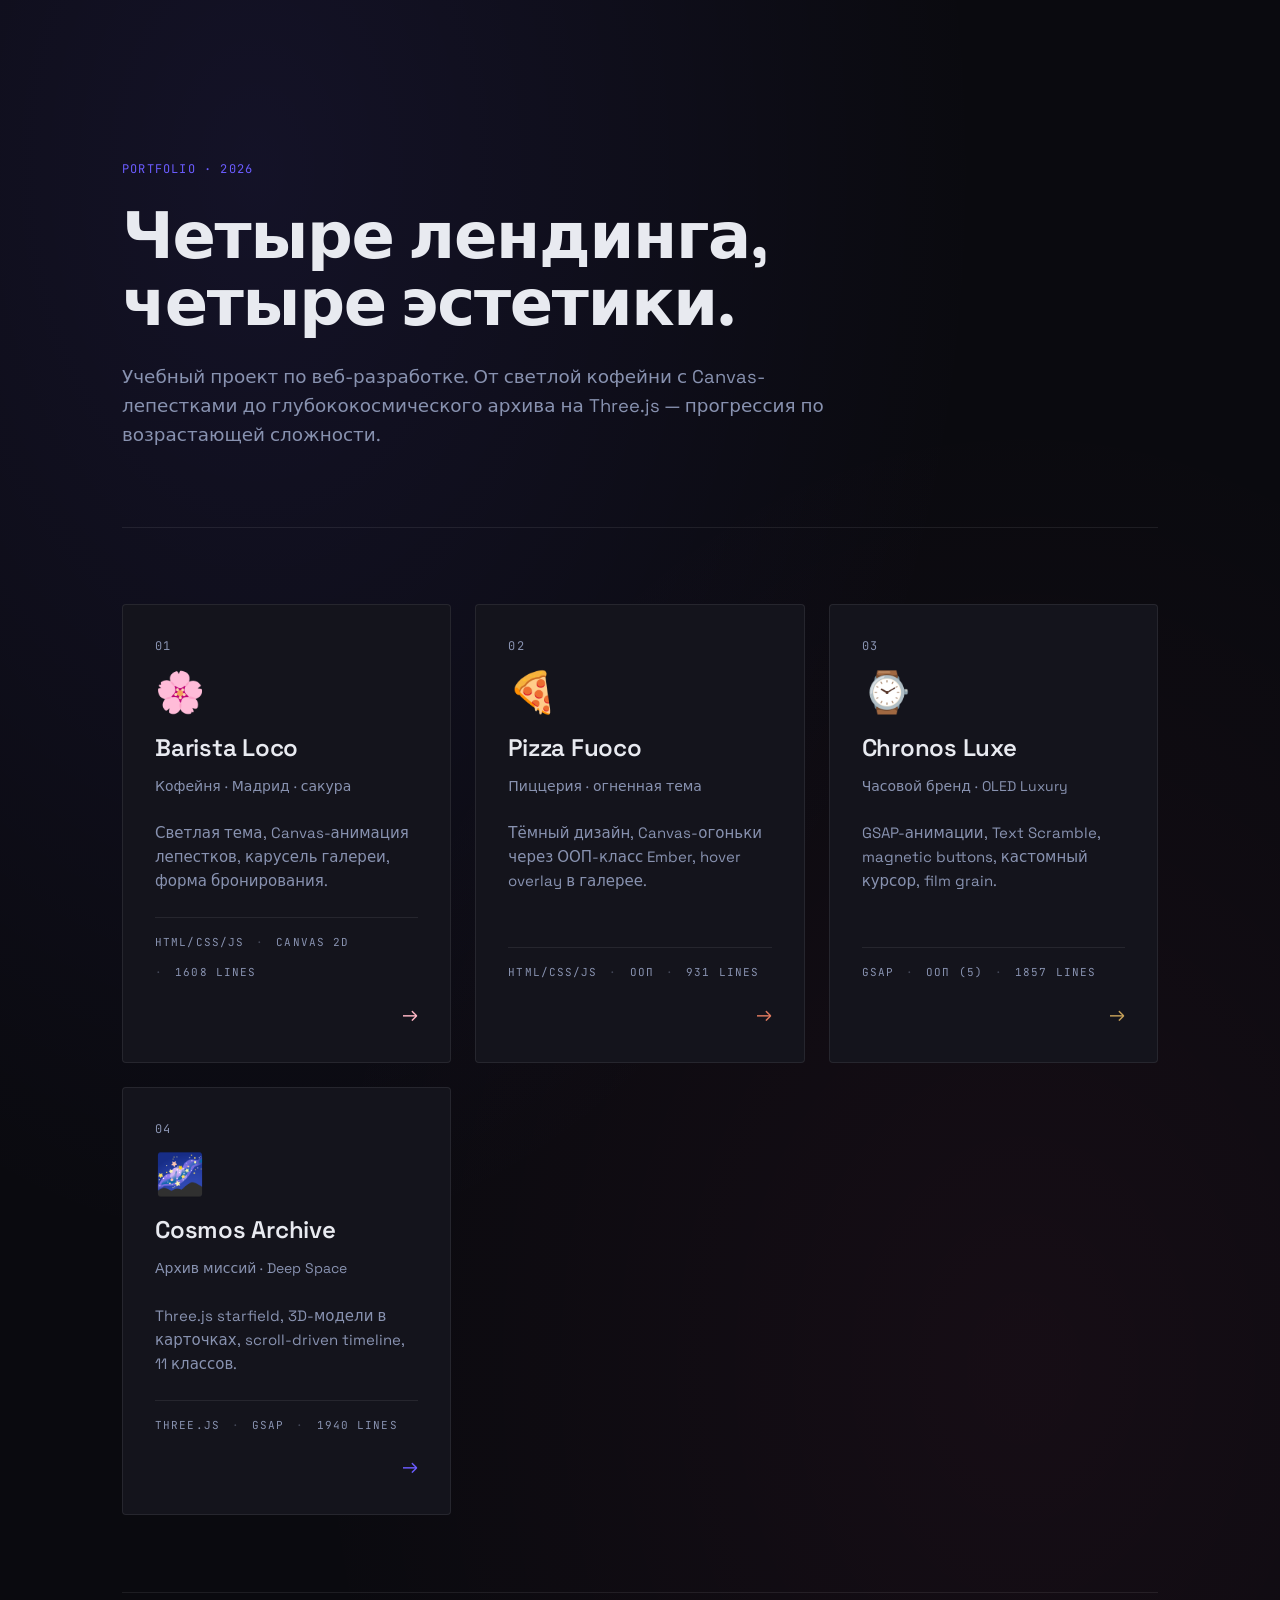
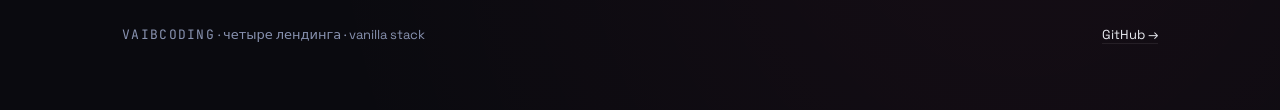
<file: index.html>
<!DOCTYPE html>
<html lang="ru">
<head>
  <meta charset="UTF-8" />
  <meta name="viewport" content="width=device-width, initial-scale=1.0" />
  <title>Vaibcoding — портфолио лендингов</title>
  <meta name="description" content="Четыре учебных лендинга с возрастающей сложностью: от Canvas-анимаций до 3D на Three.js." />
  <link rel="preconnect" href="https://fonts.googleapis.com" />
  <link rel="preconnect" href="https://fonts.gstatic.com" crossorigin />
  <link href="https://fonts.googleapis.com/css2?family=Space+Grotesk:wght@400;500;700&family=JetBrains+Mono:wght@400&display=swap" rel="stylesheet" />
  <style>
    *, *::before, *::after { box-sizing: border-box; }
    :root {
      --bg: #0a0a0f;
      --surface: #14141c;
      --border: rgba(255, 255, 255, 0.08);
      --text: #e8eaf0;
      --dim: #8892b0;
      --accent: #6b5cff;
    }
    html { scroll-behavior: smooth; }
    body {
      margin: 0;
      background: var(--bg);
      color: var(--text);
      font-family: 'Space Grotesk', system-ui, sans-serif;
      line-height: 1.6;
      min-height: 100vh;
      background-image:
        radial-gradient(ellipse at 20% 10%, rgba(107, 92, 255, 0.1), transparent 50%),
        radial-gradient(ellipse at 80% 80%, rgba(255, 77, 143, 0.05), transparent 50%);
    }
    .mono { font-family: 'JetBrains Mono', monospace; letter-spacing: 0.1em; text-transform: uppercase; }
    .container {
      max-width: 1100px;
      margin-inline: auto;
      padding: clamp(2rem, 5vw, 4rem) clamp(1rem, 5vw, 2rem);
    }
    .hero {
      padding-block: clamp(3rem, 8vw, 6rem) clamp(3rem, 6vw, 5rem);
      border-bottom: 1px solid var(--border);
      margin-bottom: clamp(3rem, 6vw, 5rem);
    }
    .hero__tag {
      color: var(--accent);
      font-size: 0.75rem;
      margin-bottom: 1.5rem;
    }
    .hero h1 {
      font-size: clamp(2.25rem, 6vw, 4rem);
      font-weight: 700;
      letter-spacing: -0.02em;
      line-height: 1.05;
      margin: 0 0 1.5rem;
      max-width: 16ch;
    }
    .hero p {
      font-size: clamp(1rem, 1.5vw, 1.15rem);
      max-width: 60ch;
      color: var(--dim);
      margin: 0;
    }
    .grid {
      display: grid;
      grid-template-columns: repeat(auto-fit, minmax(280px, 1fr));
      gap: 1.5rem;
    }
    .card {
      display: flex;
      flex-direction: column;
      background: var(--surface);
      border: 1px solid var(--border);
      border-radius: 4px;
      padding: 2rem;
      text-decoration: none;
      color: var(--text);
      transition: border-color 0.3s, transform 0.3s, box-shadow 0.4s;
      position: relative;
      overflow: hidden;
    }
    .card::before {
      content: '';
      position: absolute;
      inset: 0;
      background: linear-gradient(135deg, var(--card-color, var(--accent)), transparent 60%);
      opacity: 0;
      transition: opacity 0.4s;
      pointer-events: none;
    }
    .card:hover {
      border-color: var(--card-color, var(--accent));
      transform: translateY(-4px);
      box-shadow: 0 0 32px rgba(107, 92, 255, 0.15);
    }
    .card:hover::before { opacity: 0.05; }
    .card__num {
      font-size: 0.75rem;
      color: var(--dim);
      margin-bottom: 1rem;
    }
    .card__emoji {
      font-size: 2.5rem;
      margin-bottom: 1rem;
      line-height: 1;
    }
    .card__title {
      font-size: 1.5rem;
      font-weight: 600;
      letter-spacing: -0.01em;
      margin: 0 0 0.5rem;
    }
    .card__subtitle {
      font-size: 0.875rem;
      color: var(--dim);
      margin: 0 0 1.5rem;
    }
    .card__desc {
      font-size: 0.9375rem;
      color: var(--dim);
      margin: 0 0 1.5rem;
      flex-grow: 1;
    }
    .card__meta {
      display: flex;
      gap: 0.75rem;
      flex-wrap: wrap;
      font-size: 0.6875rem;
      color: var(--dim);
      padding-top: 1rem;
      border-top: 1px solid var(--border);
    }
    .card__meta span::before { content: '· '; opacity: 0.4; margin-right: 0.25rem; }
    .card__meta span:first-child::before { content: ''; margin: 0; }
    .card__arrow {
      align-self: flex-end;
      margin-top: 1rem;
      font-size: 1.25rem;
      transition: transform 0.3s;
      color: var(--card-color, var(--accent));
    }
    .card:hover .card__arrow { transform: translateX(4px); }

    .card--1 { --card-color: #ffb7c5; }
    .card--2 { --card-color: #e07a5f; }
    .card--3 { --card-color: #c5a059; }
    .card--4 { --card-color: #6b5cff; }

    footer {
      margin-top: clamp(3rem, 6vw, 5rem);
      padding-top: 2rem;
      border-top: 1px solid var(--border);
      display: flex;
      justify-content: space-between;
      flex-wrap: wrap;
      gap: 1rem;
      font-size: 0.8125rem;
      color: var(--dim);
    }
    footer a { color: var(--text); text-decoration: none; border-bottom: 1px solid var(--border); }
    footer a:hover { border-color: var(--accent); }

    @media (prefers-reduced-motion: reduce) {
      *, *::before { transition: none !important; }
    }
  </style>
</head>
<body>
  <main class="container">
    <header class="hero">
      <div class="hero__tag mono">Portfolio · 2026</div>
      <h1>Четыре лендинга, четыре эстетики.</h1>
      <p>
        Учебный проект по веб-разработке. От светлой кофейни с Canvas-лепестками
        до глубококосмического архива на Three.js — прогрессия по возрастающей сложности.
      </p>
    </header>

    <section class="grid">
      <a class="card card--1" href="practice-1/">
        <div class="card__num mono">01</div>
        <div class="card__emoji">🌸</div>
        <h2 class="card__title">Barista Loco</h2>
        <p class="card__subtitle">Кофейня · Мадрид · сакура</p>
        <p class="card__desc">
          Светлая тема, Canvas-анимация лепестков, карусель галереи, форма бронирования.
        </p>
        <div class="card__meta mono">
          <span>HTML/CSS/JS</span>
          <span>Canvas 2D</span>
          <span>1608 lines</span>
        </div>
        <div class="card__arrow">→</div>
      </a>

      <a class="card card--2" href="practice-2/">
        <div class="card__num mono">02</div>
        <div class="card__emoji">🍕</div>
        <h2 class="card__title">Pizza Fuoco</h2>
        <p class="card__subtitle">Пиццерия · огненная тема</p>
        <p class="card__desc">
          Тёмный дизайн, Canvas-огоньки через ООП-класс Ember, hover overlay в галерее.
        </p>
        <div class="card__meta mono">
          <span>HTML/CSS/JS</span>
          <span>ООП</span>
          <span>931 lines</span>
        </div>
        <div class="card__arrow">→</div>
      </a>

      <a class="card card--3" href="practice-3/">
        <div class="card__num mono">03</div>
        <div class="card__emoji">⌚</div>
        <h2 class="card__title">Chronos Luxe</h2>
        <p class="card__subtitle">Часовой бренд · OLED Luxury</p>
        <p class="card__desc">
          GSAP-анимации, Text Scramble, magnetic buttons, кастомный курсор, film grain.
        </p>
        <div class="card__meta mono">
          <span>GSAP</span>
          <span>ООП (5)</span>
          <span>1857 lines</span>
        </div>
        <div class="card__arrow">→</div>
      </a>

      <a class="card card--4" href="practice-4/">
        <div class="card__num mono">04</div>
        <div class="card__emoji">🌌</div>
        <h2 class="card__title">Cosmos Archive</h2>
        <p class="card__subtitle">Архив миссий · Deep Space</p>
        <p class="card__desc">
          Three.js starfield, 3D-модели в карточках, scroll-driven timeline, 11 классов.
        </p>
        <div class="card__meta mono">
          <span>Three.js</span>
          <span>GSAP</span>
          <span>1940 lines</span>
        </div>
        <div class="card__arrow">→</div>
      </a>
    </section>

    <footer>
      <div>
        <span class="mono">Vaibcoding</span> · четыре лендинга · vanilla stack
      </div>
      <div>
        <a href="https://github.com/jiuandji/vibecoding">GitHub →</a>
      </div>
    </footer>
  </main>
</body>
</html>
</file>
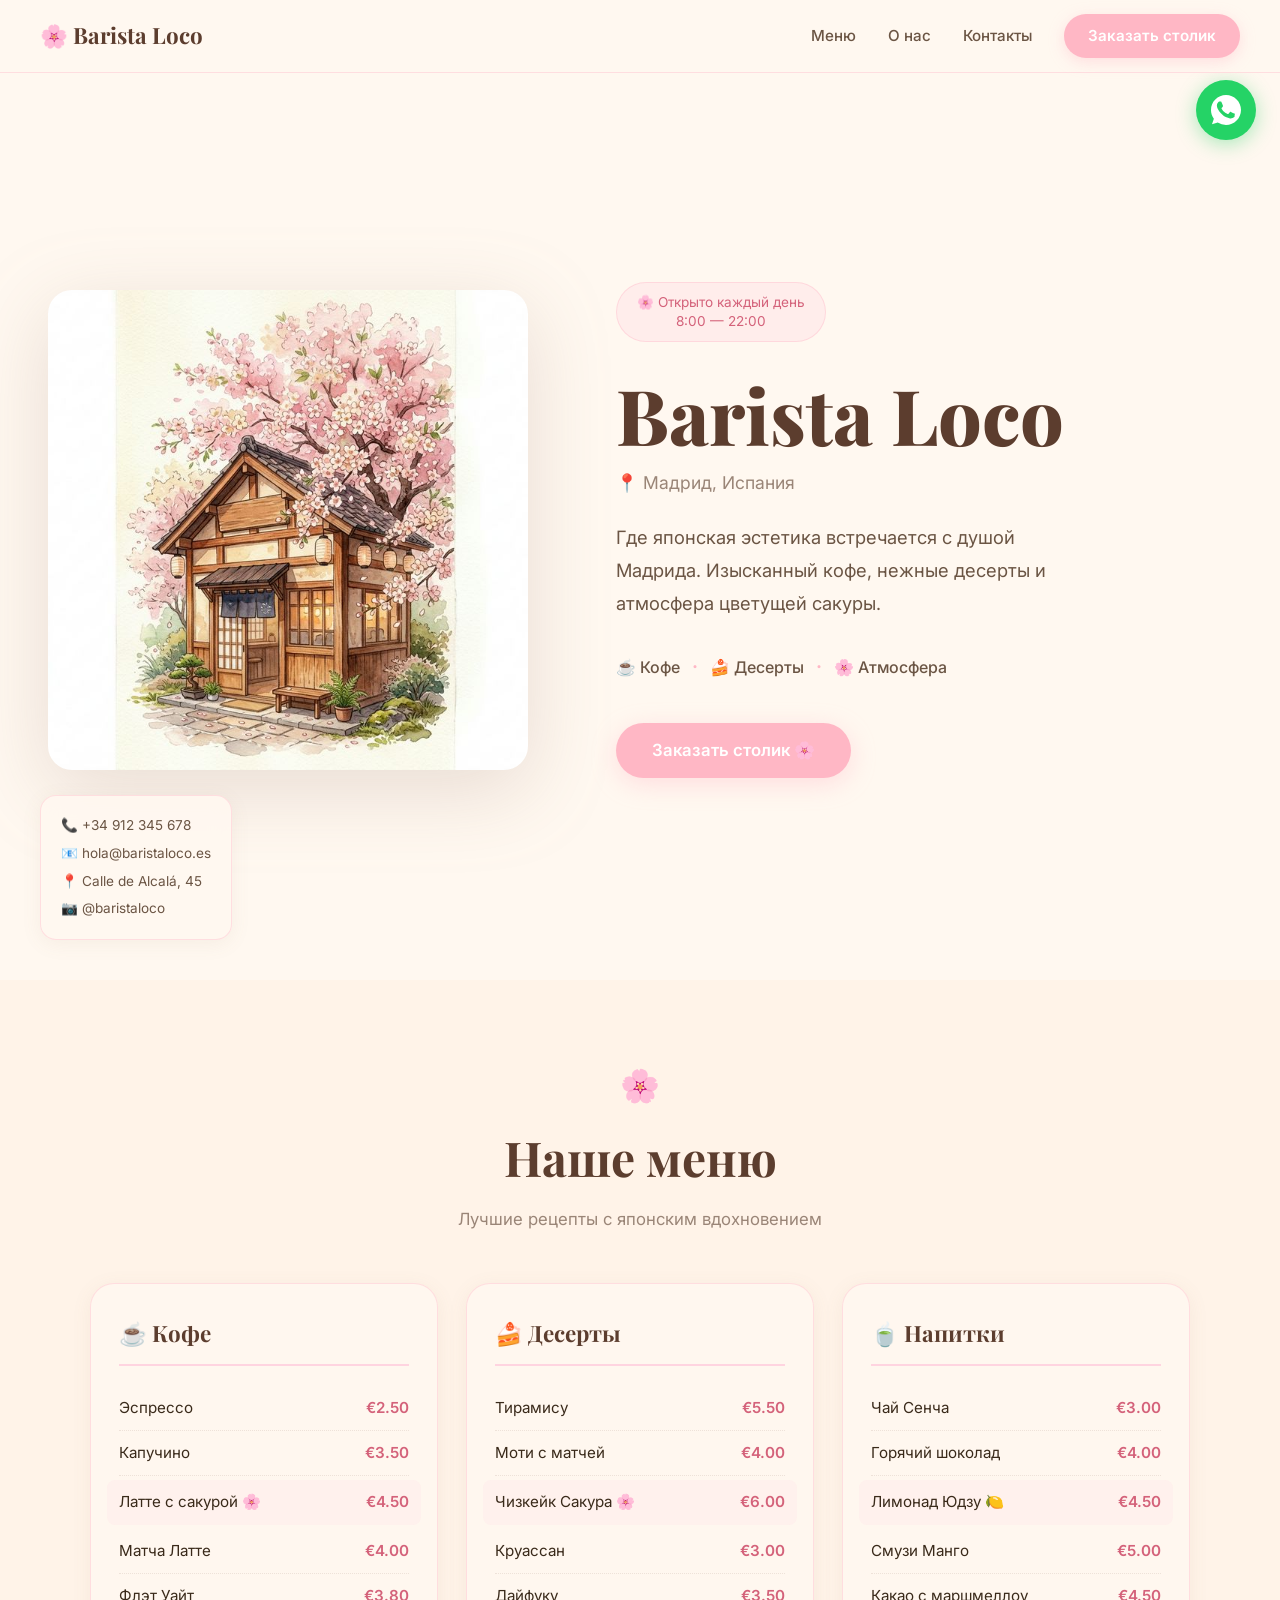
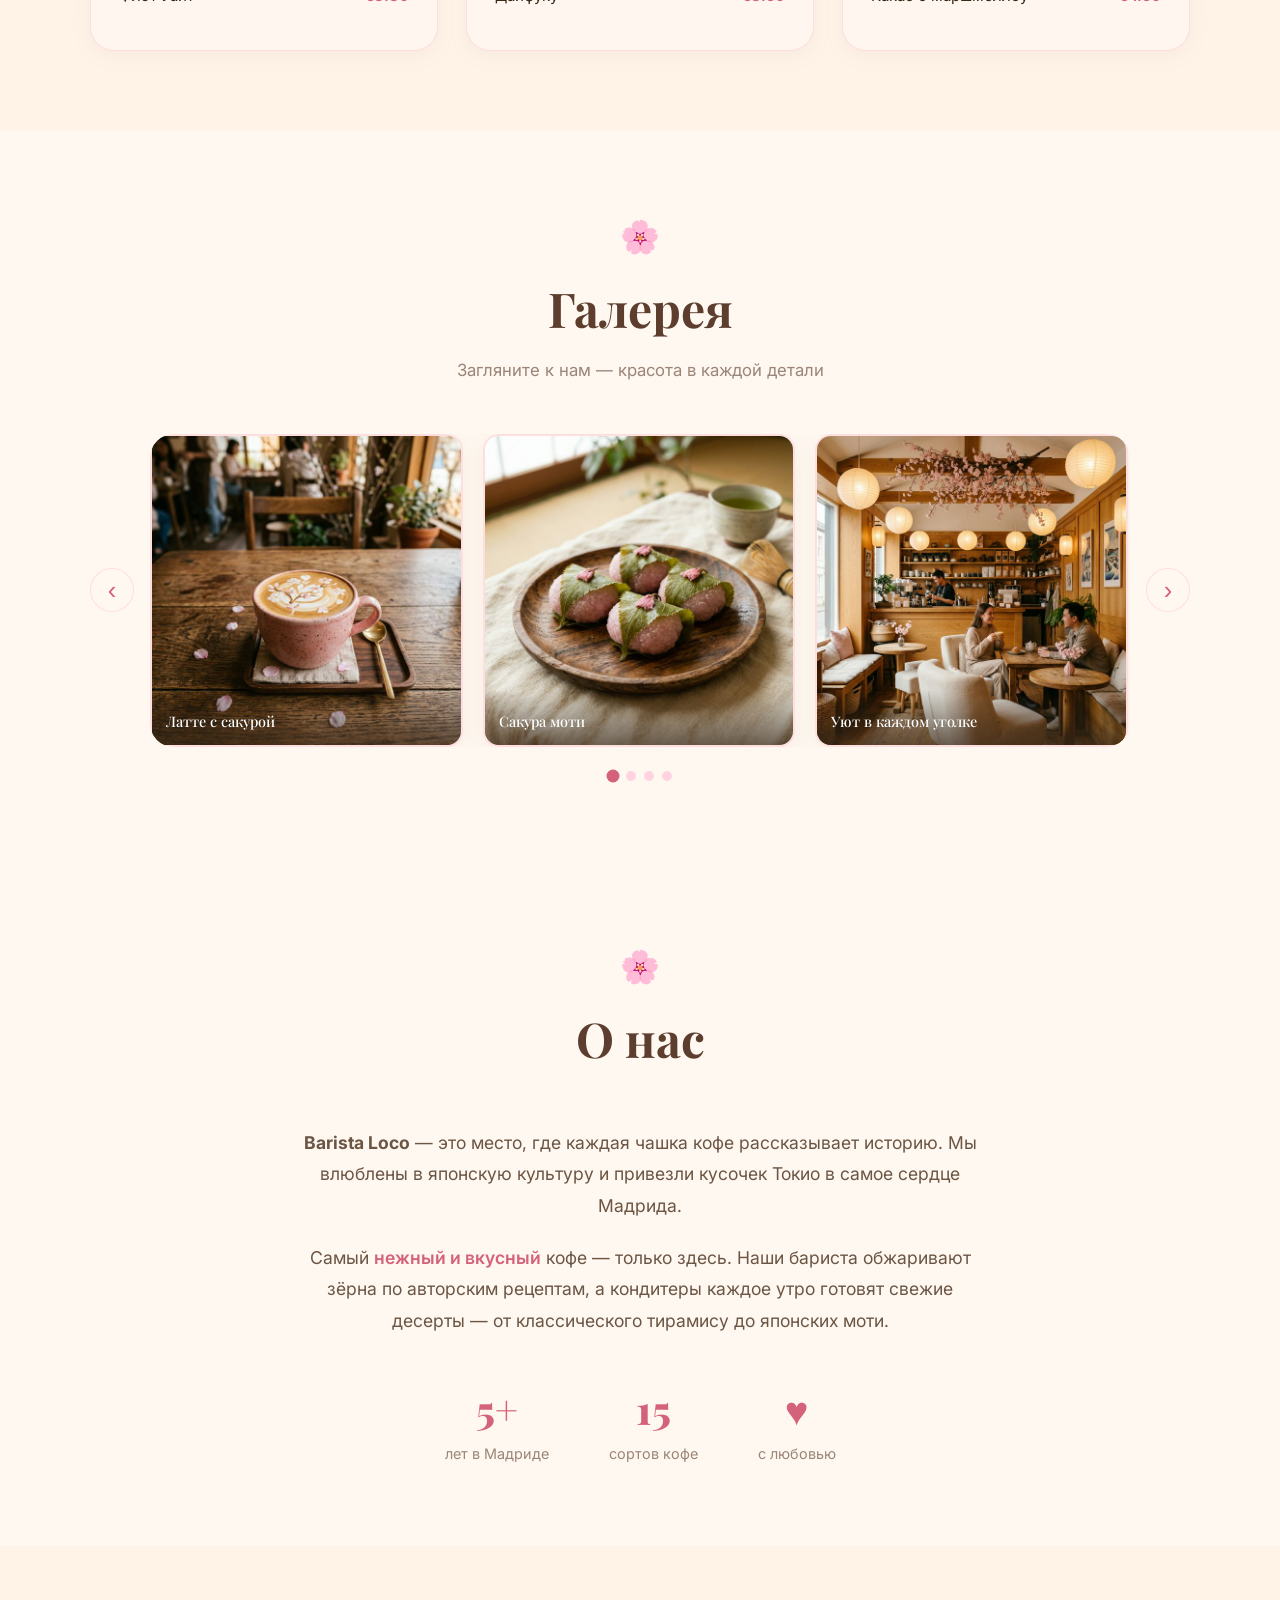
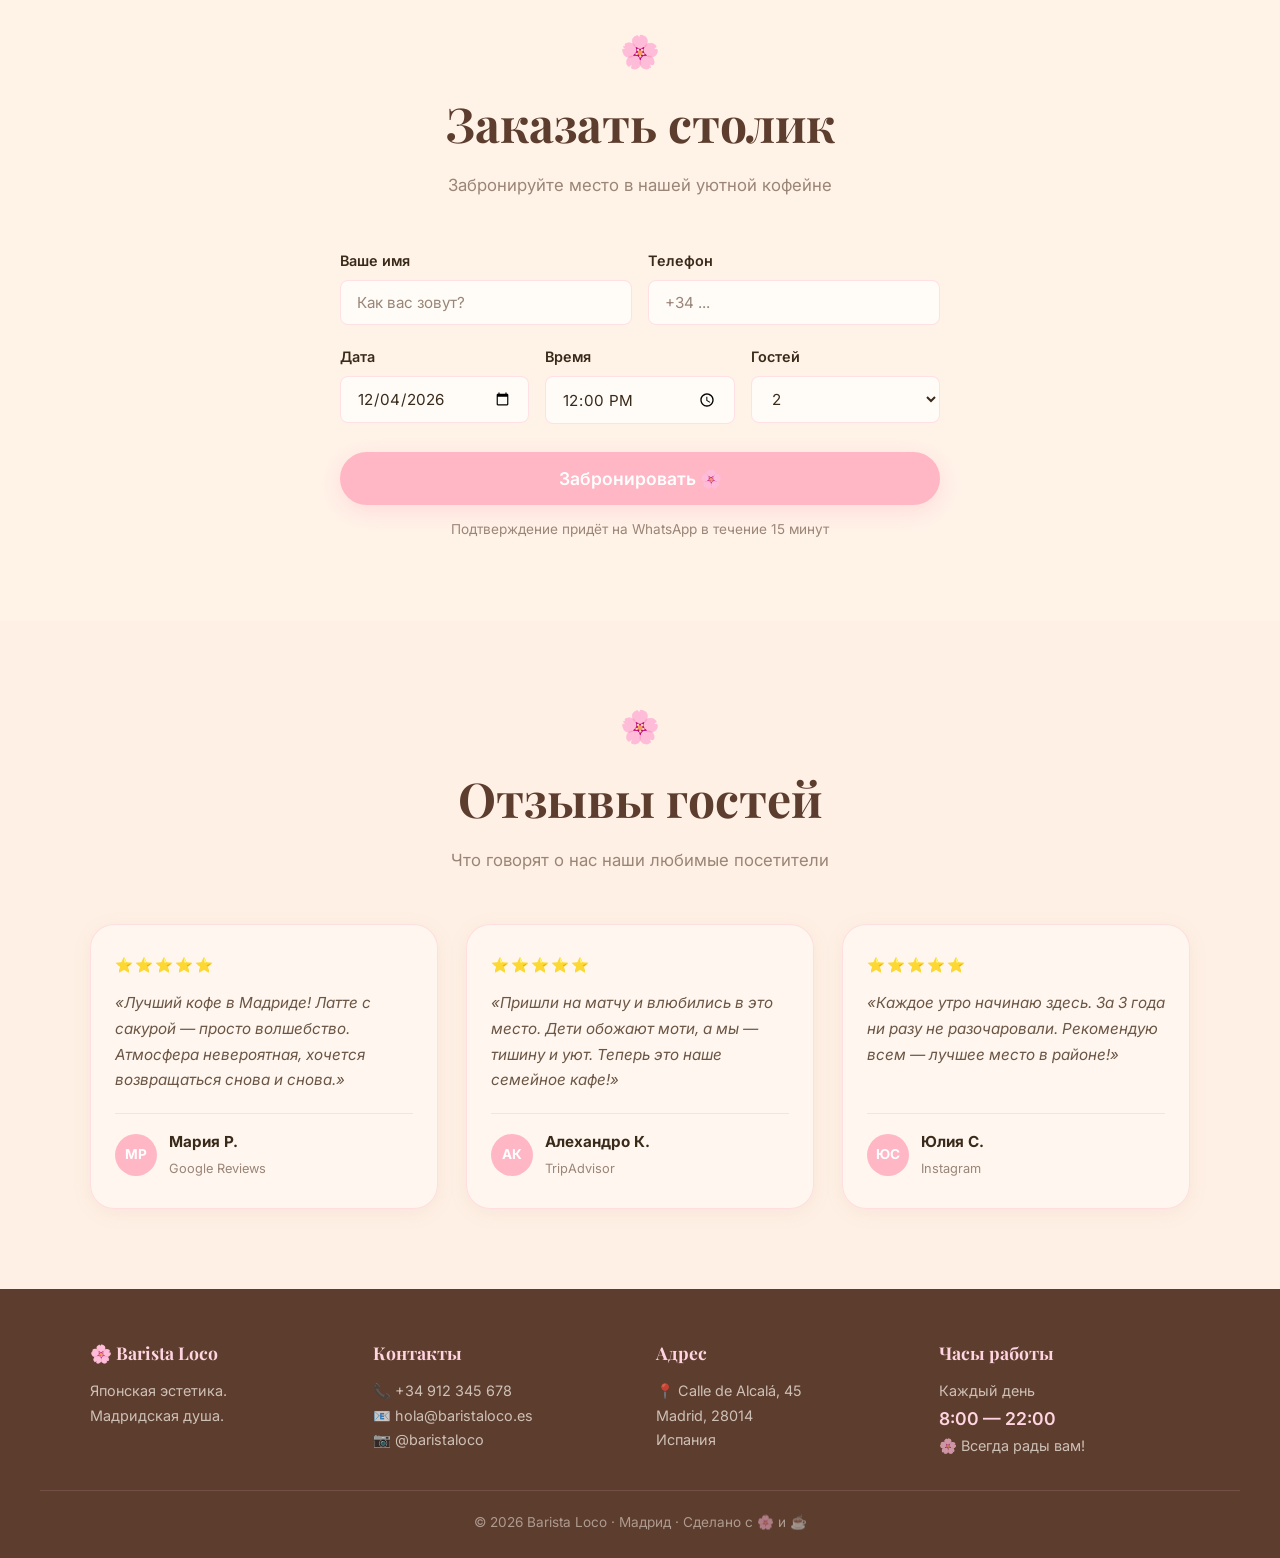
<file: practice-1/index.html>
<!DOCTYPE html>
<html lang="ru">
<head>
    <meta charset="UTF-8">
    <meta name="viewport" content="width=device-width, initial-scale=1.0">
    <title>Barista Loco — Кофейня в стиле сакуры | Мадрид</title>
    <meta name="description" content="Barista Loco — уютная кофейня в Мадриде. Изысканный кофе, нежные десерты и атмосфера цветущей сакуры.">
    <link rel="preconnect" href="https://fonts.googleapis.com">
    <link rel="preconnect" href="https://fonts.gstatic.com" crossorigin>
    <link href="https://fonts.googleapis.com/css2?family=Playfair+Display:ital,wght@0,400;0,600;0,700;0,800;1,400&family=Inter:wght@400;500;600&display=swap" rel="stylesheet">
    <link rel="stylesheet" href="style.css">
</head>
<body>

    <!-- Падающие лепестки сакуры -->
    <canvas id="sakura-canvas"></canvas>

    <!-- Навигация -->
    <nav class="navbar" id="navbar">
        <div class="nav-logo">🌸 Barista Loco</div>
        <div class="nav-links">
            <a href="#menu">Меню</a>
            <a href="#about">О нас</a>
            <a href="#contacts">Контакты</a>
            <a href="#book" class="nav-cta">Заказать столик</a>
        </div>
        <button class="mobile-menu" id="mobile-menu-btn" aria-label="Меню">
            <span></span><span></span><span></span>
        </button>
    </nav>

    <!-- Мобильное меню -->
    <div class="mobile-nav" id="mobile-nav">
        <a href="#menu">Меню</a>
        <a href="#about">О нас</a>
        <a href="#contacts">Контакты</a>
        <a href="#book" class="nav-cta">Заказать столик 🌸</a>
    </div>

    <!-- Герой-секция -->
    <header class="hero" id="hero">
        <div class="hero-image">
            <img src="sakura-cafe.png" alt="Кофейня Barista Loco под цветущей сакурой">
            <div class="hero-contacts">
                <div class="contact-item">📞 +34 912 345 678</div>
                <div class="contact-item">📧 hola@baristaloco.es</div>
                <div class="contact-item">📍 Calle de Alcalá, 45</div>
                <div class="contact-item">📷 @baristaloco</div>
            </div>
        </div>
        <div class="hero-content">
            <div class="hours-badge">
                <span>🌸</span>
                Открыто каждый день<br>8:00 — 22:00
            </div>
            <h1>Barista Loco</h1>
            <p class="hero-location">📍 Мадрид, Испания</p>
            <p class="hero-description">
                Где японская эстетика встречается с душой Мадрида. 
                Изысканный кофе, нежные десерты и атмосфера цветущей сакуры.
            </p>
            <div class="hero-features">
                <span class="feature">☕ Кофе</span>
                <span class="feature-dot">·</span>
                <span class="feature">🍰 Десерты</span>
                <span class="feature-dot">·</span>
                <span class="feature">🌸 Атмосфера</span>
            </div>
            <a href="#book" class="btn btn-primary">Заказать столик 🌸</a>
        </div>
    </header>

    <!-- Меню -->
    <section class="menu-section" id="menu">
        <div class="section-header">
            <span class="section-petal">🌸</span>
            <h2>Наше меню</h2>
            <p>Лучшие рецепты с японским вдохновением</p>
        </div>

        <div class="menu-grid">
            <!-- Кофе -->
            <div class="menu-card">
                <h3>☕ Кофе</h3>
                <ul class="menu-list">
                    <li><span class="dish">Эспрессо</span><span class="price">€2.50</span></li>
                    <li><span class="dish">Капучино</span><span class="price">€3.50</span></li>
                    <li class="highlight"><span class="dish">Латте с сакурой 🌸</span><span class="price">€4.50</span></li>
                    <li><span class="dish">Матча Латте</span><span class="price">€4.00</span></li>
                    <li><span class="dish">Флэт Уайт</span><span class="price">€3.80</span></li>
                </ul>
            </div>

            <!-- Десерты -->
            <div class="menu-card">
                <h3>🍰 Десерты</h3>
                <ul class="menu-list">
                    <li><span class="dish">Тирамису</span><span class="price">€5.50</span></li>
                    <li><span class="dish">Моти с матчей</span><span class="price">€4.00</span></li>
                    <li class="highlight"><span class="dish">Чизкейк Сакура 🌸</span><span class="price">€6.00</span></li>
                    <li><span class="dish">Круассан</span><span class="price">€3.00</span></li>
                    <li><span class="dish">Дайфуку</span><span class="price">€3.50</span></li>
                </ul>
            </div>

            <!-- Напитки -->
            <div class="menu-card">
                <h3>🍵 Напитки</h3>
                <ul class="menu-list">
                    <li><span class="dish">Чай Сенча</span><span class="price">€3.00</span></li>
                    <li><span class="dish">Горячий шоколад</span><span class="price">€4.00</span></li>
                    <li class="highlight"><span class="dish">Лимонад Юдзу 🍋</span><span class="price">€4.50</span></li>
                    <li><span class="dish">Смузи Манго</span><span class="price">€5.00</span></li>
                    <li><span class="dish">Какао с маршмеллоу</span><span class="price">€4.50</span></li>
                </ul>
            </div>
        </div>
    </section>

    <!-- Фотогалерея -->
    <section class="gallery-section" id="gallery">
        <div class="section-header">
            <span class="section-petal">🌸</span>
            <h2>Галерея</h2>
            <p>Загляните к нам — красота в каждой детали</p>
        </div>

        <div class="gallery-carousel">
            <button class="gallery-arrow gallery-prev" aria-label="Назад">‹</button>
            <div class="gallery-track-wrapper">
                <div class="gallery-track" id="gallery-track">
                    <div class="gallery-slide">
                        <img src="gallery/1-latte.png" alt="Латте с сакурой" loading="lazy">
                        <span class="gallery-caption">Латте с сакурой</span>
                    </div>
                    <div class="gallery-slide">
                        <img src="gallery/2-mochi.png" alt="Сакура моти" loading="lazy">
                        <span class="gallery-caption">Сакура моти</span>
                    </div>
                    <div class="gallery-slide">
                        <img src="gallery/3-interior.png" alt="Наш интерьер" loading="lazy">
                        <span class="gallery-caption">Уют в каждом уголке</span>
                    </div>
                    <div class="gallery-slide">
                        <img src="gallery/4-matcha.png" alt="Матча ритуал" loading="lazy">
                        <span class="gallery-caption">Матча ритуал</span>
                    </div>
                    <div class="gallery-slide">
                        <img src="gallery/5-pastry.png" alt="Свежая выпечка" loading="lazy">
                        <span class="gallery-caption">Свежая выпечка</span>
                    </div>
                    <div class="gallery-slide">
                        <img src="gallery/6-table.png" alt="Весеннее настроение" loading="lazy">
                        <span class="gallery-caption">Весеннее настроение</span>
                    </div>
                </div>
            </div>
            <button class="gallery-arrow gallery-next" aria-label="Вперёд">›</button>
        </div>

        <div class="gallery-dots" id="gallery-dots"></div>
    </section>

    <!-- О нас -->
    <section class="about-section" id="about">
        <div class="about-content">
            <div class="section-header">
                <span class="section-petal">🌸</span>
                <h2>О нас</h2>
            </div>
            <p class="about-text">
                <strong>Barista Loco</strong> — это место, где каждая чашка кофе рассказывает историю. 
                Мы влюблены в японскую культуру и привезли кусочек Токио в самое сердце Мадрида.
            </p>
            <p class="about-text">
                Самый <em>нежный и вкусный</em> кофе — только здесь. Наши бариста обжаривают зёрна 
                по авторским рецептам, а кондитеры каждое утро готовят свежие десерты — 
                от классического тирамису до японских моти.
            </p>
            <div class="about-stats">
                <div class="about-stat">
                    <span class="about-stat-number">5+</span>
                    <span class="about-stat-label">лет в Мадриде</span>
                </div>
                <div class="about-stat">
                    <span class="about-stat-number">15</span>
                    <span class="about-stat-label">сортов кофе</span>
                </div>
                <div class="about-stat">
                    <span class="about-stat-number">♥</span>
                    <span class="about-stat-label">с любовью</span>
                </div>
            </div>
        </div>
    </section>

    <!-- Бронирование -->
    <section class="book-section" id="book">
        <div class="section-header">
            <span class="section-petal">🌸</span>
            <h2>Заказать столик</h2>
            <p>Забронируйте место в нашей уютной кофейне</p>
        </div>

        <form class="book-form" id="book-form">
            <div class="form-row">
                <div class="form-group">
                    <label for="guest-name">Ваше имя</label>
                    <input type="text" id="guest-name" name="name" placeholder="Как вас зовут?" required>
                </div>
                <div class="form-group">
                    <label for="guest-phone">Телефон</label>
                    <input type="tel" id="guest-phone" name="phone" placeholder="+34 ..." required>
                </div>
            </div>
            <div class="form-row">
                <div class="form-group">
                    <label for="guest-date">Дата</label>
                    <input type="date" id="guest-date" name="date" required>
                </div>
                <div class="form-group">
                    <label for="guest-time">Время</label>
                    <input type="time" id="guest-time" name="time" value="12:00" required>
                </div>
                <div class="form-group">
                    <label for="guest-count">Гостей</label>
                    <select id="guest-count" name="guests">
                        <option>1</option>
                        <option selected>2</option>
                        <option>3</option>
                        <option>4</option>
                        <option>5+</option>
                    </select>
                </div>
            </div>
            <button type="submit" class="btn btn-primary btn-submit">
                Забронировать 🌸
            </button>
            <p class="form-note">Подтверждение придёт на WhatsApp в течение 15 минут</p>
        </form>

        <div class="success-message" id="success-message" style="display: none;">
            <div class="success-icon">🌸</div>
            <h3>Столик забронирован!</h3>
            <p>Ждём вас в Barista Loco 💕</p>
        </div>
    </section>

    <!-- Отзывы -->
    <section class="reviews-section" id="reviews">
        <div class="section-header">
            <span class="section-petal">🌸</span>
            <h2>Отзывы гостей</h2>
            <p>Что говорят о нас наши любимые посетители</p>
        </div>

        <div class="reviews-grid">
            <div class="review-card">
                <div class="review-stars">⭐⭐⭐⭐⭐</div>
                <p class="review-text">
                    «Лучший кофе в Мадриде! Латте с сакурой — просто волшебство. 
                    Атмосфера невероятная, хочется возвращаться снова и снова.»
                </p>
                <div class="review-author">
                    <div class="review-avatar">МР</div>
                    <div>
                        <strong>Мария Р.</strong>
                        <span class="review-source">Google Reviews</span>
                    </div>
                </div>
            </div>

            <div class="review-card">
                <div class="review-stars">⭐⭐⭐⭐⭐</div>
                <p class="review-text">
                    «Пришли на матчу и влюбились в это место. Дети обожают моти, 
                    а мы — тишину и уют. Теперь это наше семейное кафе!»
                </p>
                <div class="review-author">
                    <div class="review-avatar">АК</div>
                    <div>
                        <strong>Алехандро К.</strong>
                        <span class="review-source">TripAdvisor</span>
                    </div>
                </div>
            </div>

            <div class="review-card">
                <div class="review-stars">⭐⭐⭐⭐⭐</div>
                <p class="review-text">
                    «Каждое утро начинаю здесь. За 3 года ни разу не разочаровали. 
                    Рекомендую всем — лучшее место в районе!»
                </p>
                <div class="review-author">
                    <div class="review-avatar">ЮС</div>
                    <div>
                        <strong>Юлия С.</strong>
                        <span class="review-source">Instagram</span>
                    </div>
                </div>
            </div>
        </div>
    </section>

    <!-- Футер / Контакты -->
    <footer class="footer" id="contacts">
        <div class="footer-grid">
            <div class="footer-col">
                <h4>🌸 Barista Loco</h4>
                <p>Японская эстетика.<br>Мадридская душа.</p>
            </div>
            <div class="footer-col">
                <h4>Контакты</h4>
                <p>📞 +34 912 345 678</p>
                <p>📧 hola@baristaloco.es</p>
                <p>📷 @baristaloco</p>
            </div>
            <div class="footer-col">
                <h4>Адрес</h4>
                <p>📍 Calle de Alcalá, 45</p>
                <p>Madrid, 28014</p>
                <p>Испания</p>
            </div>
            <div class="footer-col">
                <h4>Часы работы</h4>
                <p>Каждый день</p>
                <p class="hours-highlight">8:00 — 22:00</p>
                <p>🌸 Всегда рады вам!</p>
            </div>
        </div>
        <div class="footer-bottom">
            <p>© 2026 Barista Loco · Мадрид · Сделано с 🌸 и ☕</p>
        </div>
    </footer>

    <!-- Плавающая кнопка бронирования -->
    <a href="#book" class="floating-cta" id="floating-cta">
        🌸 Заказать столик
    </a>

    <!-- Кнопка WhatsApp -->
    <a href="https://wa.me/34912345678?text=Hola!%20Quiero%20reservar%20una%20mesa" 
       target="_blank" 
       class="whatsapp-btn" 
       aria-label="Написать в WhatsApp">
        <svg viewBox="0 0 32 32" width="30" height="30" fill="white">
            <path d="M16.004 0h-.008C7.174 0 0 7.176 0 16c0 3.5 1.128 6.744 3.046 9.378L1.054 31.29l6.118-1.958A15.905 15.905 0 0016.004 32C24.826 32 32 24.822 32 16S24.826 0 16.004 0zm9.31 22.612c-.39 1.1-1.932 2.014-3.186 2.28-.856.182-1.974.326-5.738-1.234-4.818-1.996-7.92-6.876-8.162-7.194-.232-.318-1.952-2.6-1.952-4.958s1.234-3.516 1.672-3.996c.438-.48.958-.6 1.278-.6.318 0 .638.002.916.016.294.016.69-.112 1.078.824.39.938 1.332 3.238 1.448 3.472.116.234.194.508.038.818-.156.318-.234.514-.468.792-.234.278-.492.62-.702.832-.234.234-.478.49-.206.958.272.468 1.212 2 2.602 3.238 1.786 1.592 3.29 2.084 3.758 2.318.468.234.74.194 1.012-.116.272-.318 1.166-1.36 1.478-1.828.312-.468.624-.39 1.052-.234.428.156 2.726 1.286 3.194 1.52.468.234.78.352.896.546.116.194.116 1.128-.274 2.228z"/>
        </svg>
        <span class="whatsapp-tooltip">Напишите нам</span>
    </a>

    <script src="script.js"></script>
</body>
</html>
</file>
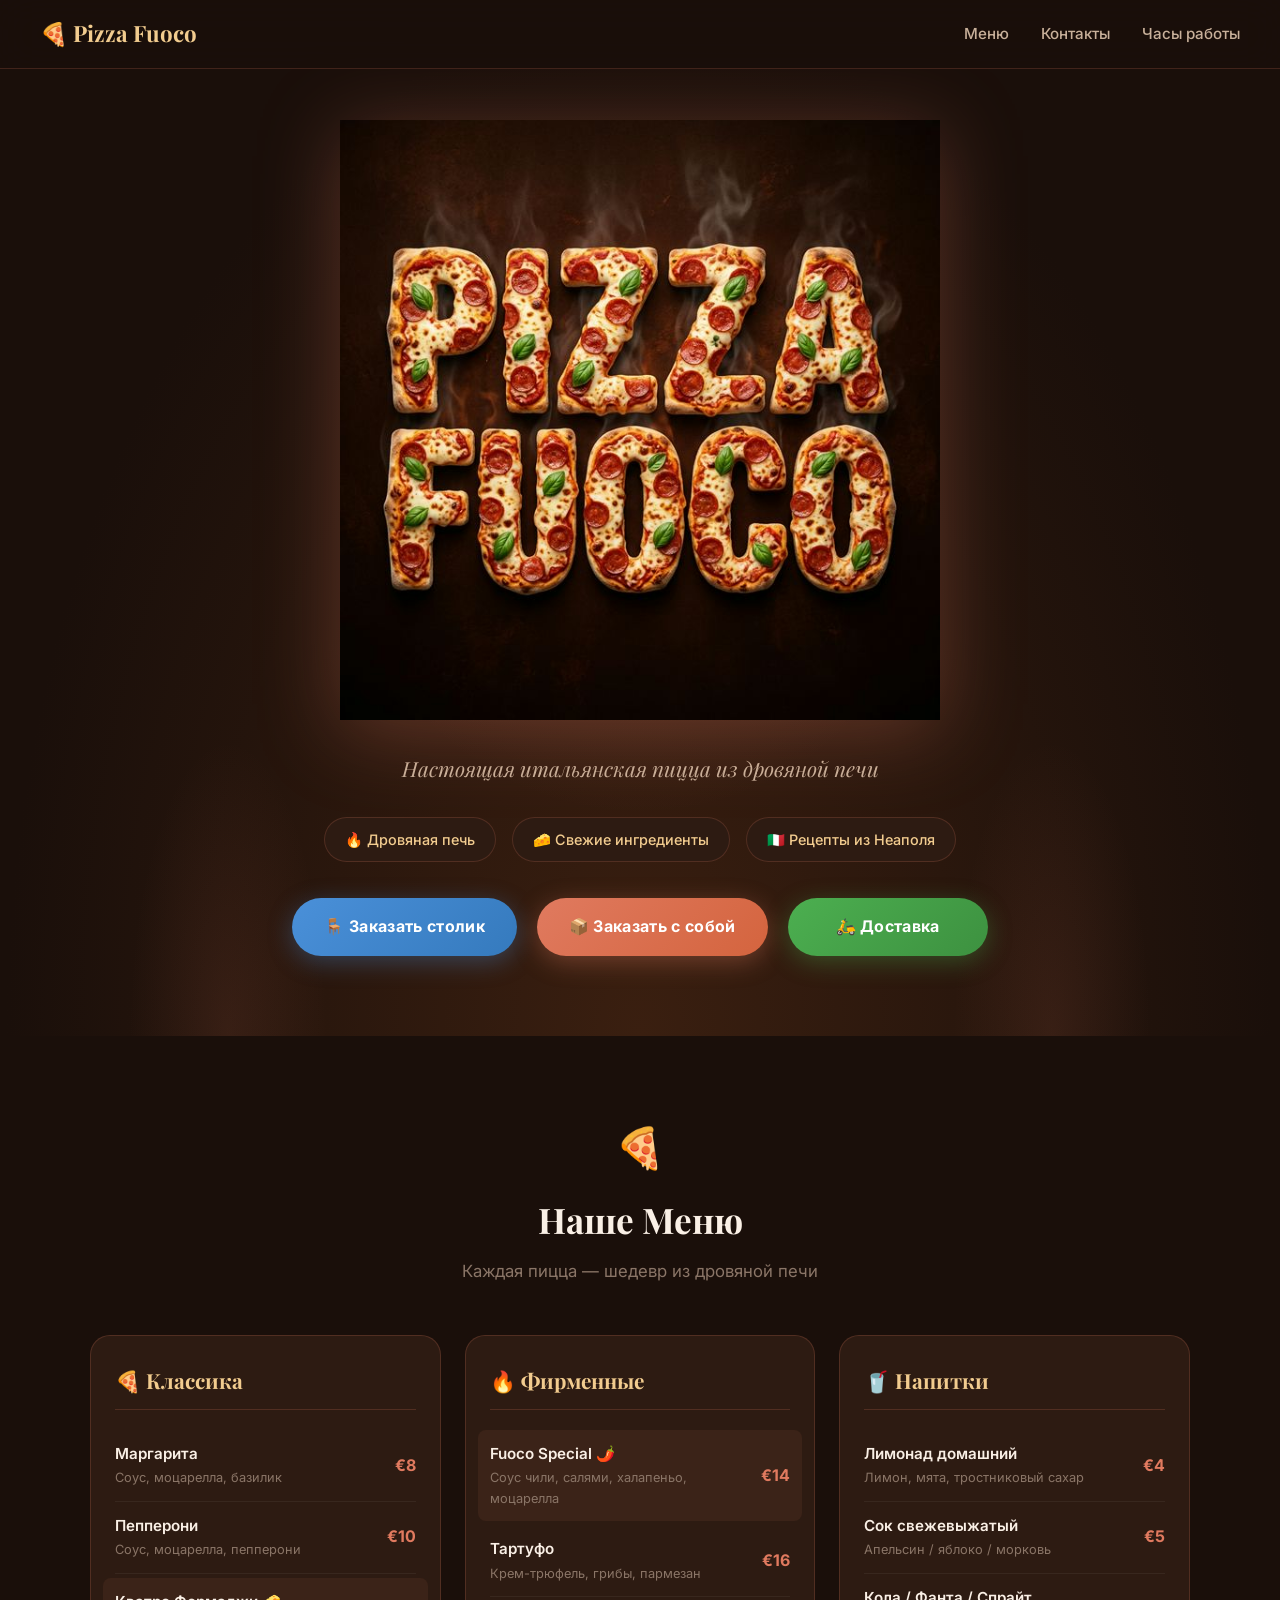
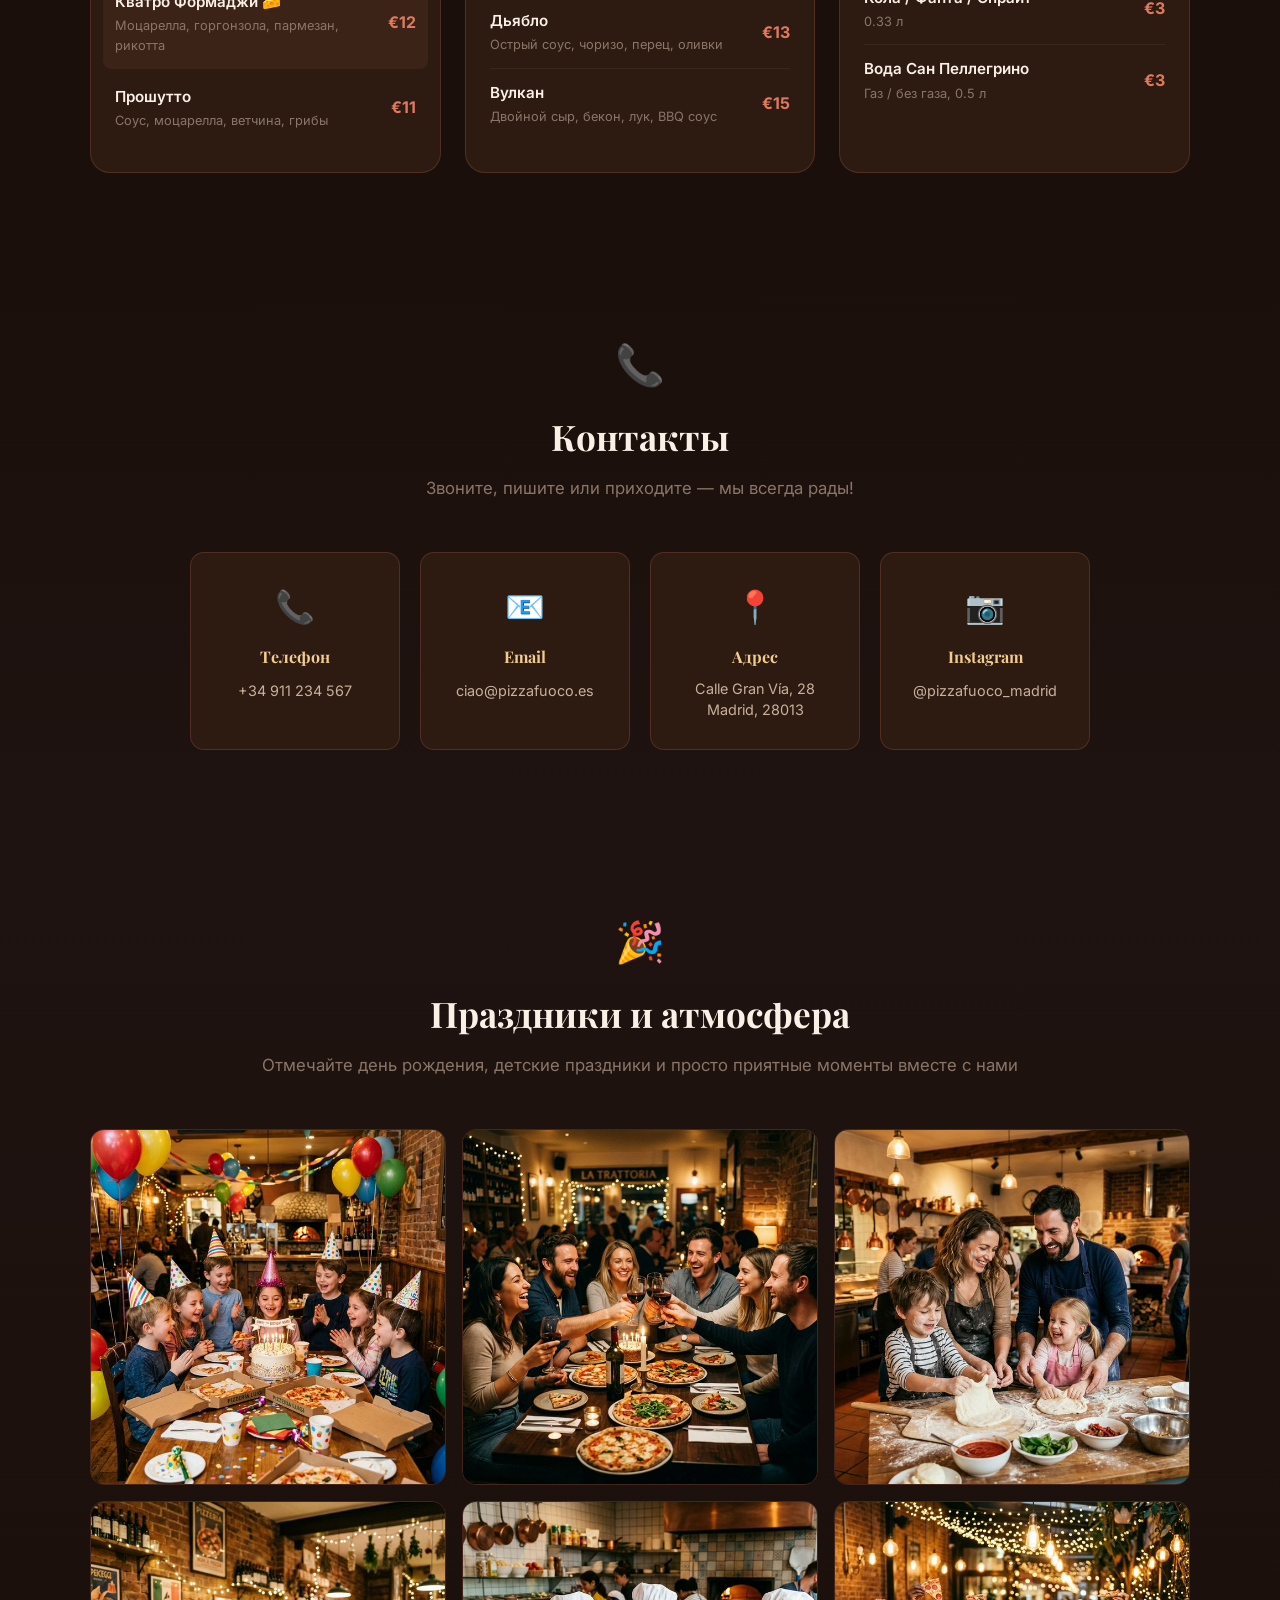
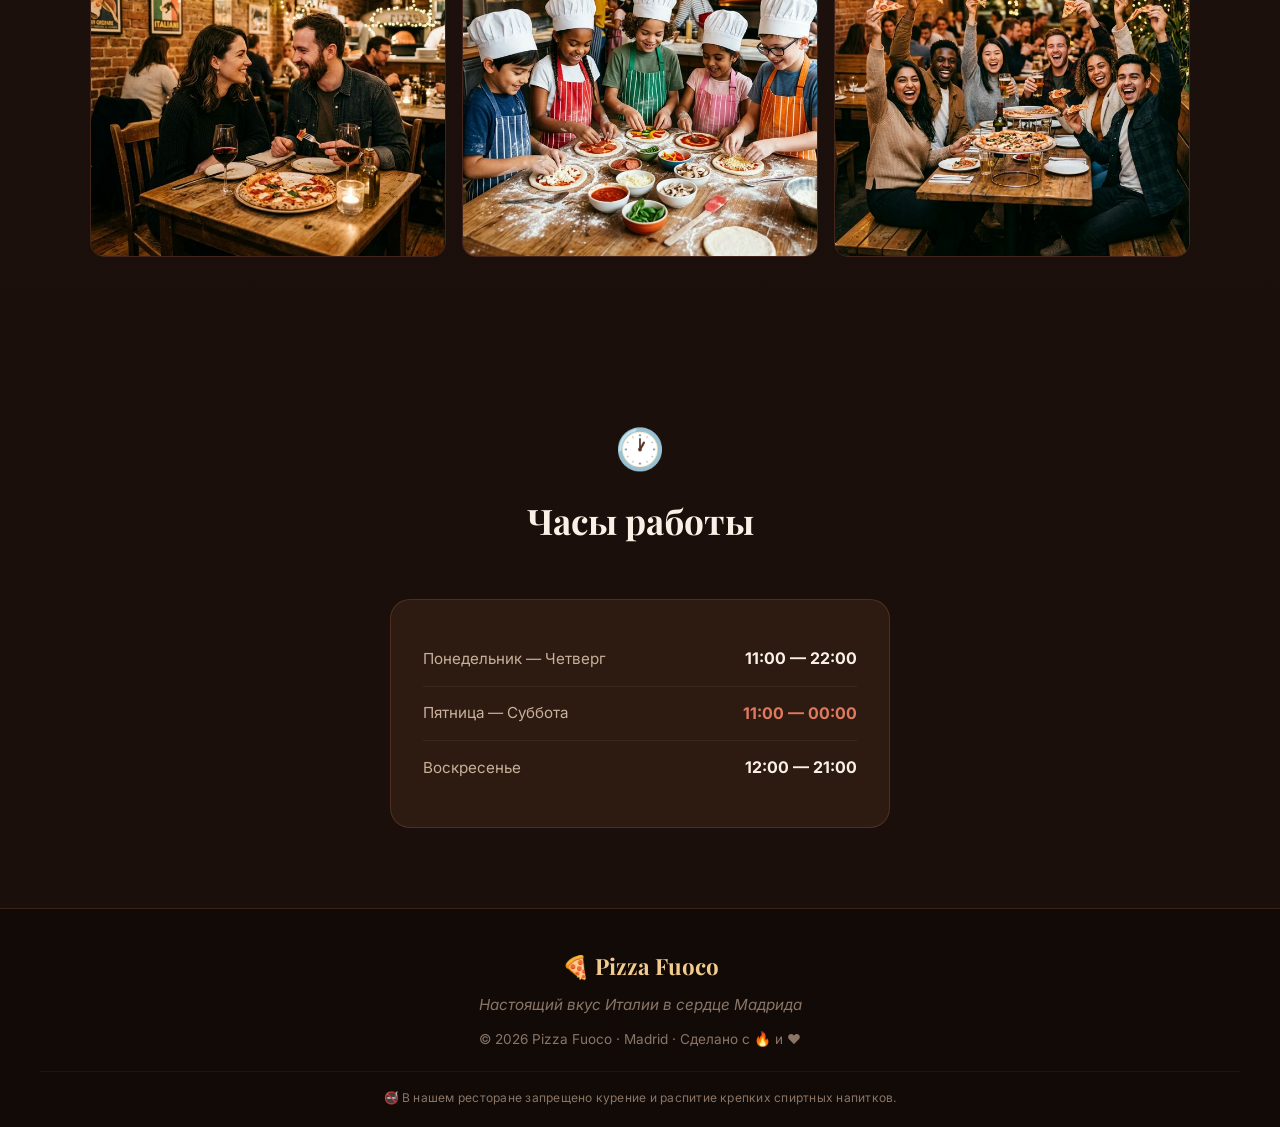
<file: practice-2/index.html>
<!DOCTYPE html>
<html lang="ru">
<head>
    <meta charset="UTF-8">
    <meta name="viewport" content="width=device-width, initial-scale=1.0">
    <meta name="description" content="Pizza Fuoco — лучшая пиццерия с итальянской пиццей из дровяной печи. Доставка и самовывоз.">
    <title>Pizza Fuoco — Пиццерия с огоньком 🔥</title>
    <link rel="preconnect" href="https://fonts.googleapis.com">
    <link href="https://fonts.googleapis.com/css2?family=Playfair+Display:wght@600;700;800&family=Inter:wght@400;500;600;700&display=swap" rel="stylesheet">
    <link rel="stylesheet" href="style.css">
</head>
<body>
    <!-- Навигация -->
    <nav class="navbar">
        <div class="nav-brand">🍕 Pizza Fuoco</div>
        <div class="nav-links">
            <a href="#menu">Меню</a>
            <a href="#contacts">Контакты</a>
            <a href="#hours">Часы работы</a>
        </div>
        <button class="mobile-menu" id="mobile-toggle" aria-label="Меню">☰</button>
    </nav>

    <!-- Hero секция -->
    <section class="hero">
        <div class="hero-glow"></div>
        <div class="hero-content">
            <img src="pizza-title.png" alt="Pizza Fuoco" class="hero-title-img">
            <p class="hero-subtitle">Настоящая итальянская пицца из дровяной печи</p>
            <div class="hero-badges">
                <span class="badge">🔥 Дровяная печь</span>
                <span class="badge">🧀 Свежие ингредиенты</span>
                <span class="badge">🇮🇹 Рецепты из Неаполя</span>
            </div>
            <div class="hero-cta-group">
                <a href="#book" class="cta-btn cta-blue">🪑 Заказать столик</a>
                <a href="#takeaway" class="cta-btn cta-orange">📦 Заказать с собой</a>
                <a href="#delivery" class="cta-btn cta-green">🛵 Доставка</a>
            </div>
        </div>
        <div class="hero-flame-left"></div>
        <div class="hero-flame-right"></div>
    </section>

    <!-- Меню -->
    <section class="menu-section" id="menu">
        <div class="section-header">
            <span class="section-icon">🍕</span>
            <h2>Наше Меню</h2>
            <p>Каждая пицца — шедевр из дровяной печи</p>
        </div>

        <div class="menu-grid">
            <div class="menu-card">
                <h3>🍕 Классика</h3>
                <ul class="menu-list">
                    <li><span class="dish">Маргарита</span><span class="desc">Соус, моцарелла, базилик</span><span class="price">€8</span></li>
                    <li><span class="dish">Пепперони</span><span class="desc">Соус, моцарелла, пепперони</span><span class="price">€10</span></li>
                    <li class="highlight"><span class="dish">Кватро Формаджи 🧀</span><span class="desc">Моцарелла, горгонзола, пармезан, рикотта</span><span class="price">€12</span></li>
                    <li><span class="dish">Прошутто</span><span class="desc">Соус, моцарелла, ветчина, грибы</span><span class="price">€11</span></li>
                </ul>
            </div>

            <div class="menu-card">
                <h3>🔥 Фирменные</h3>
                <ul class="menu-list">
                    <li class="highlight"><span class="dish">Fuoco Special 🌶️</span><span class="desc">Соус чили, салями, халапеньо, моцарелла</span><span class="price">€14</span></li>
                    <li><span class="dish">Тартуфо</span><span class="desc">Крем-трюфель, грибы, пармезан</span><span class="price">€16</span></li>
                    <li><span class="dish">Дьябло</span><span class="desc">Острый соус, чоризо, перец, оливки</span><span class="price">€13</span></li>
                    <li><span class="dish">Вулкан</span><span class="desc">Двойной сыр, бекон, лук, BBQ соус</span><span class="price">€15</span></li>
                </ul>
            </div>

            <div class="menu-card">
                <h3>🥤 Напитки</h3>
                <ul class="menu-list">
                    <li><span class="dish">Лимонад домашний</span><span class="desc">Лимон, мята, тростниковый сахар</span><span class="price">€4</span></li>
                    <li><span class="dish">Сок свежевыжатый</span><span class="desc">Апельсин / яблоко / морковь</span><span class="price">€5</span></li>
                    <li><span class="dish">Кола / Фанта / Спрайт</span><span class="desc">0.33 л</span><span class="price">€3</span></li>
                    <li><span class="dish">Вода Сан Пеллегрино</span><span class="desc">Газ / без газа, 0.5 л</span><span class="price">€3</span></li>
                </ul>
            </div>
        </div>
    </section>

    <!-- Контакты -->
    <section class="contacts-section" id="contacts">
        <div class="section-header">
            <span class="section-icon">📞</span>
            <h2>Контакты</h2>
            <p>Звоните, пишите или приходите — мы всегда рады!</p>
        </div>

        <div class="contacts-grid">
            <div class="contact-card">
                <div class="contact-icon">📞</div>
                <h3>Телефон</h3>
                <a href="tel:+34911234567">+34 911 234 567</a>
            </div>
            <div class="contact-card">
                <div class="contact-icon">📧</div>
                <h3>Email</h3>
                <a href="mailto:ciao@pizzafuoco.es">ciao@pizzafuoco.es</a>
            </div>
            <div class="contact-card">
                <div class="contact-icon">📍</div>
                <h3>Адрес</h3>
                <p>Calle Gran Vía, 28<br>Madrid, 28013</p>
            </div>
            <div class="contact-card">
                <div class="contact-icon">📷</div>
                <h3>Instagram</h3>
                <a href="#">@pizzafuoco_madrid</a>
            </div>
        </div>
    </section>

    <!-- Праздники и атмосфера -->
    <section class="gallery-section" id="gallery">
        <div class="section-header">
            <span class="section-icon">🎉</span>
            <h2>Праздники и атмосфера</h2>
            <p>Отмечайте день рождения, детские праздники и просто приятные моменты вместе с нами</p>
        </div>

        <div class="gallery-grid">
            <div class="gallery-item">
                <img src="gallery/kids-birthday.png" alt="Детский день рождения" loading="lazy">
                <div class="gallery-overlay">
                    <span>🎈 Детский день рождения</span>
                </div>
            </div>
            <div class="gallery-item">
                <img src="gallery/adult-party.png" alt="Праздник с друзьями" loading="lazy">
                <div class="gallery-overlay">
                    <span>🥂 Праздник с друзьями</span>
                </div>
            </div>
            <div class="gallery-item">
                <img src="gallery/family-cooking.png" alt="Семейный мастер-класс" loading="lazy">
                <div class="gallery-overlay">
                    <span>👨‍👩‍👧‍👦 Семейный мастер-класс</span>
                </div>
            </div>
            <div class="gallery-item">
                <img src="gallery/couple-date.png" alt="Романтический ужин" loading="lazy">
                <div class="gallery-overlay">
                    <span>💑 Романтический ужин</span>
                </div>
            </div>
            <div class="gallery-item">
                <img src="gallery/kids-chefs.png" alt="Детский воркшоп" loading="lazy">
                <div class="gallery-overlay">
                    <span>👩‍🍳 Детский воркшоп</span>
                </div>
            </div>
            <div class="gallery-item">
                <img src="gallery/friends-fun.png" alt="Вечер с друзьями" loading="lazy">
                <div class="gallery-overlay">
                    <span>🎊 Весёлый вечер с друзьями</span>
                </div>
            </div>
        </div>
    </section>

    <!-- Часы работы -->
    <section class="hours-section" id="hours">
        <div class="section-header">
            <span class="section-icon">🕐</span>
            <h2>Часы работы</h2>
        </div>

        <div class="hours-card">
            <div class="hours-row">
                <span class="day">Понедельник — Четверг</span>
                <span class="time">11:00 — 22:00</span>
            </div>
            <div class="hours-row">
                <span class="day">Пятница — Суббота</span>
                <span class="time highlight-time">11:00 — 00:00</span>
            </div>
            <div class="hours-row">
                <span class="day">Воскресенье</span>
                <span class="time">12:00 — 21:00</span>
            </div>
        </div>
    </section>

    <!-- Футер -->
    <footer class="footer">
        <div class="footer-main">
            <div class="footer-brand">🍕 Pizza Fuoco</div>
            <p class="footer-tagline">Настоящий вкус Италии в сердце Мадрида</p>
            <p class="footer-copy">© 2026 Pizza Fuoco · Madrid · Сделано с 🔥 и ❤️</p>
        </div>
        <div class="footer-notice">
            🚭 В нашем ресторане запрещено курение и распитие крепких спиртных напитков.
        </div>
    </footer>

    <script src="script.js"></script>
</body>
</html>
</file>
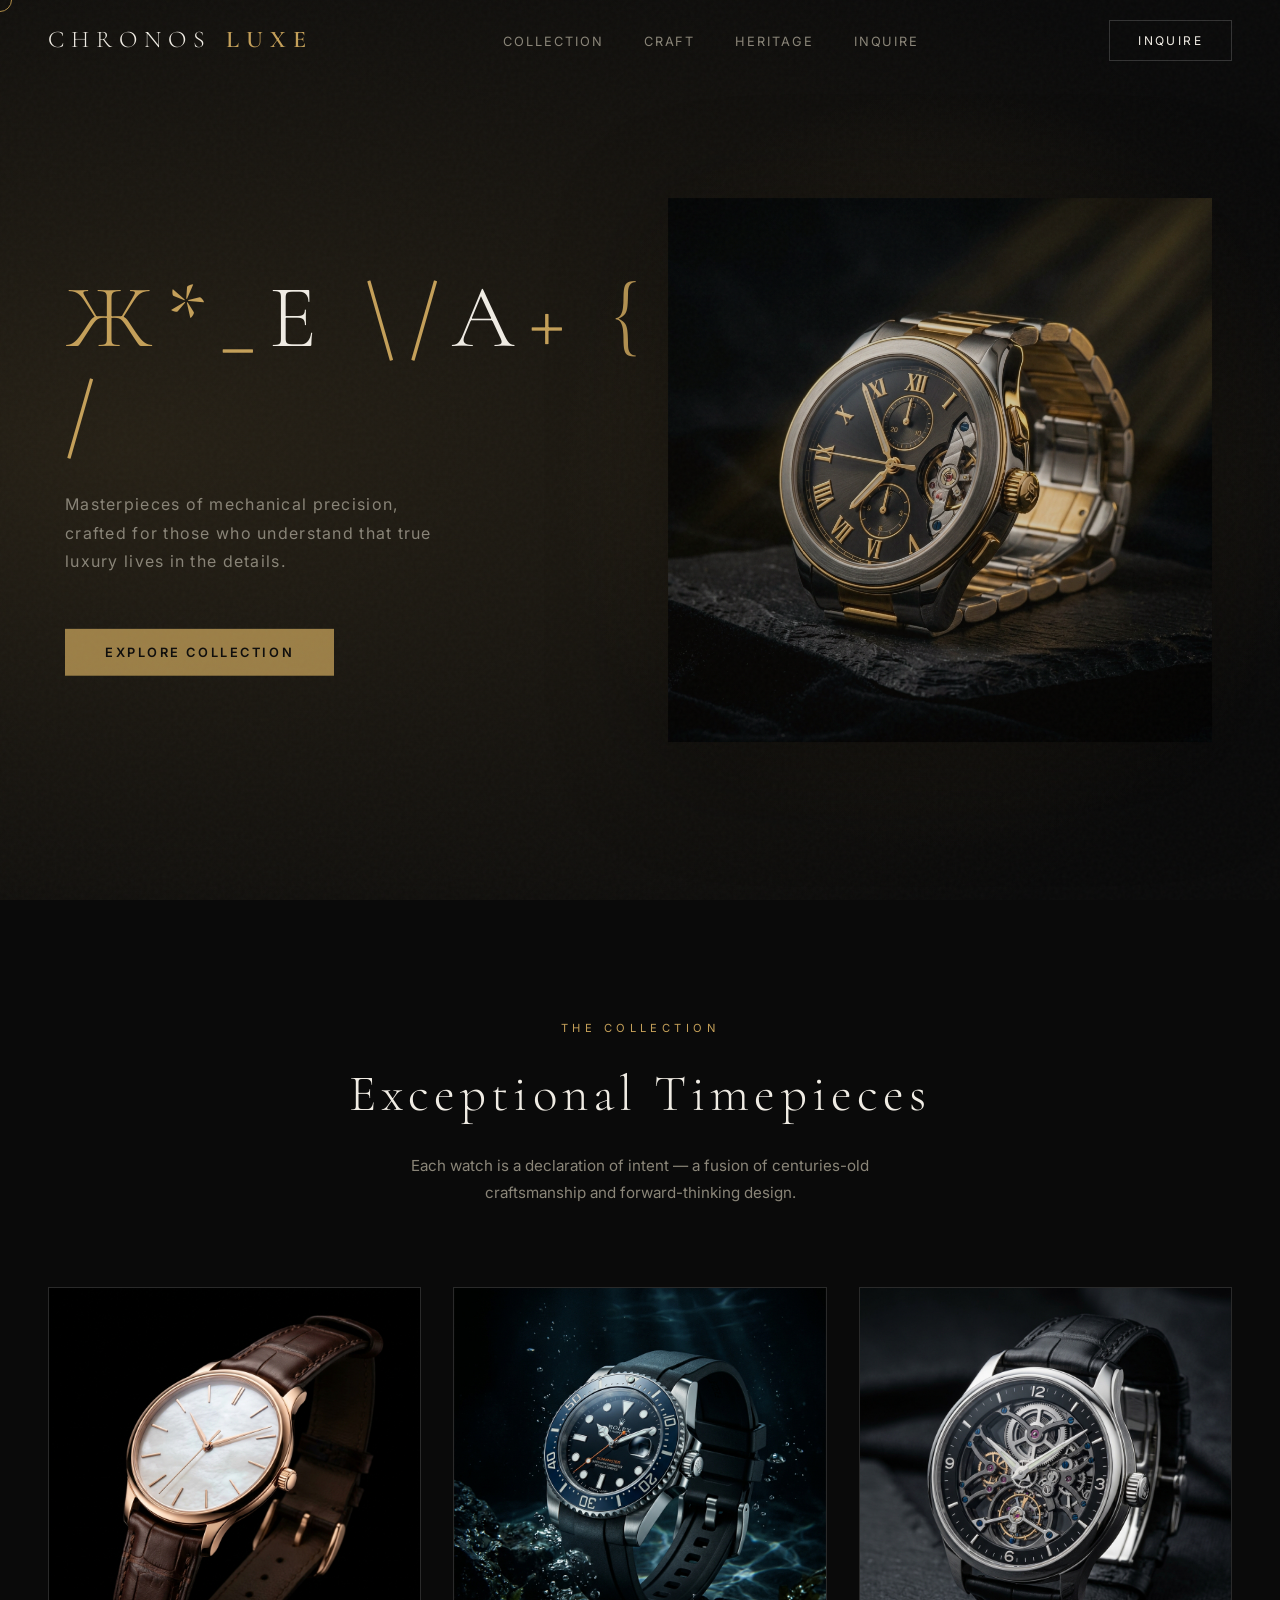
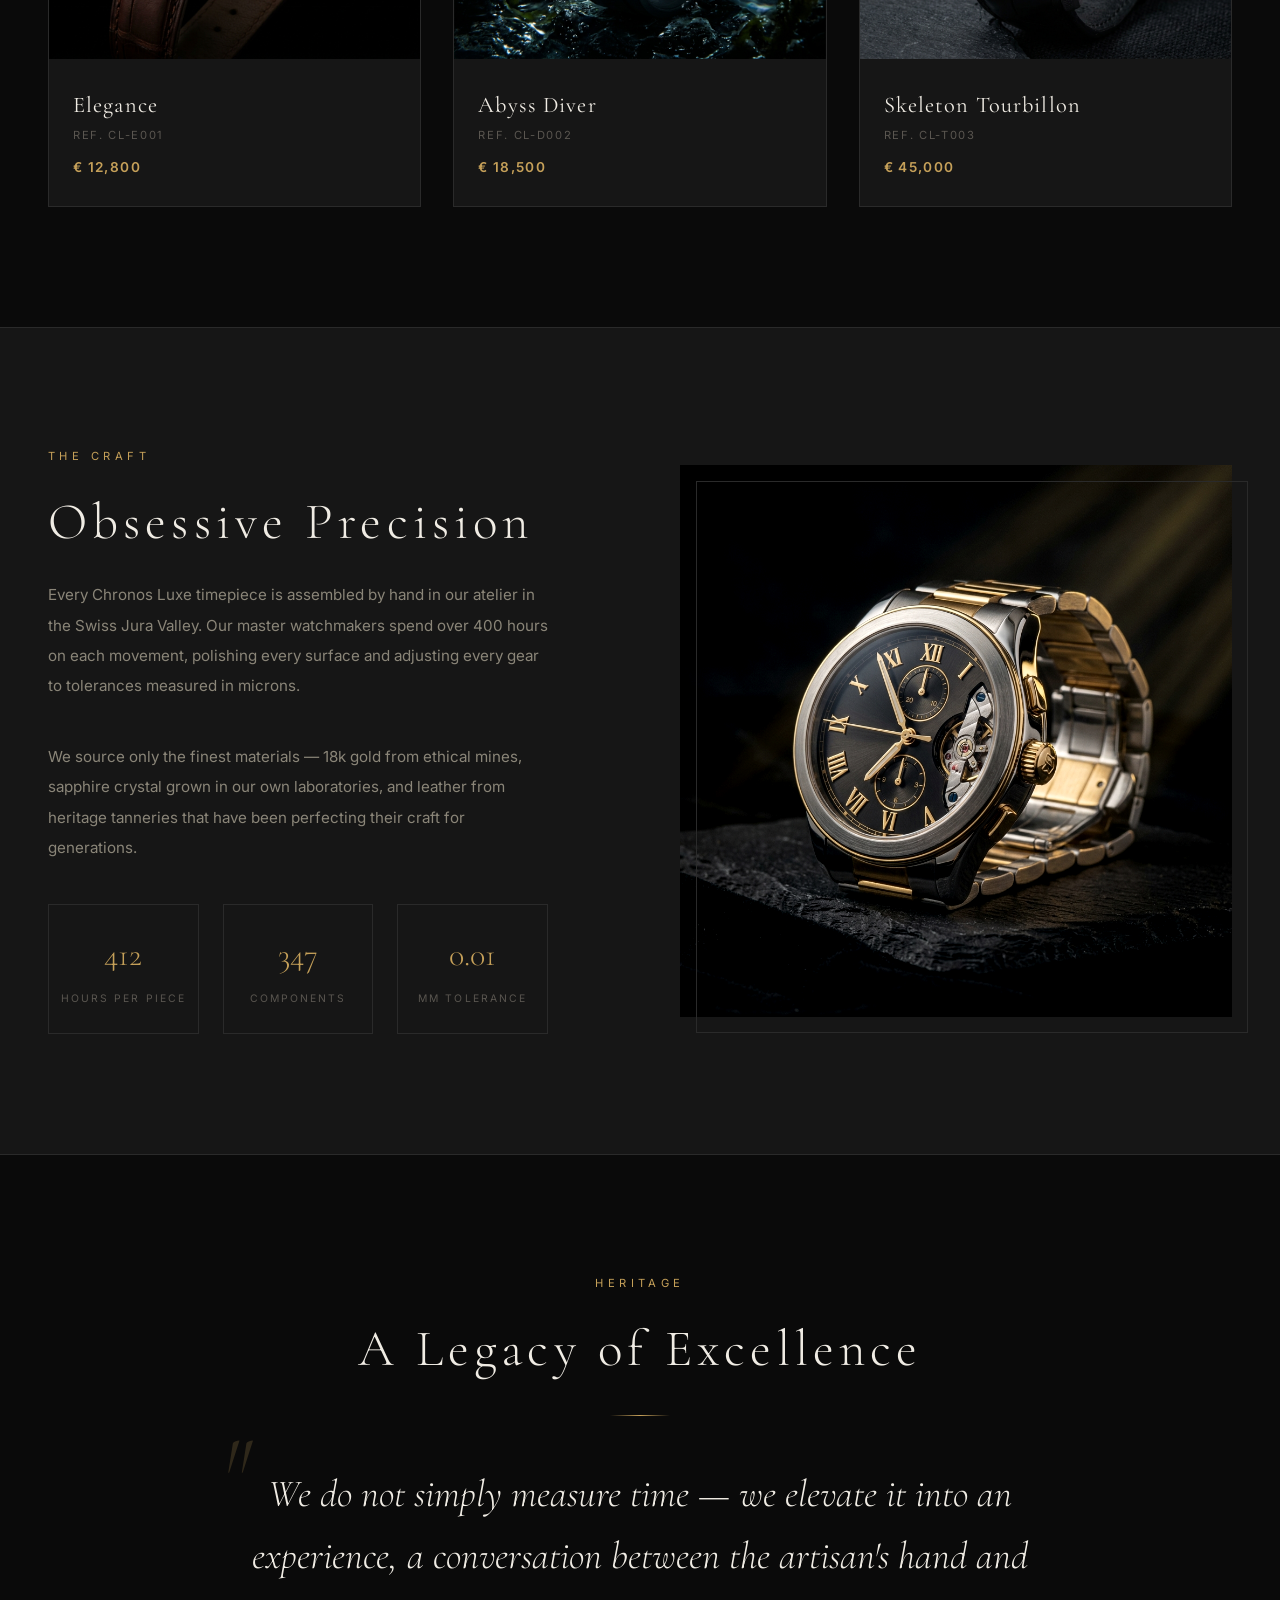
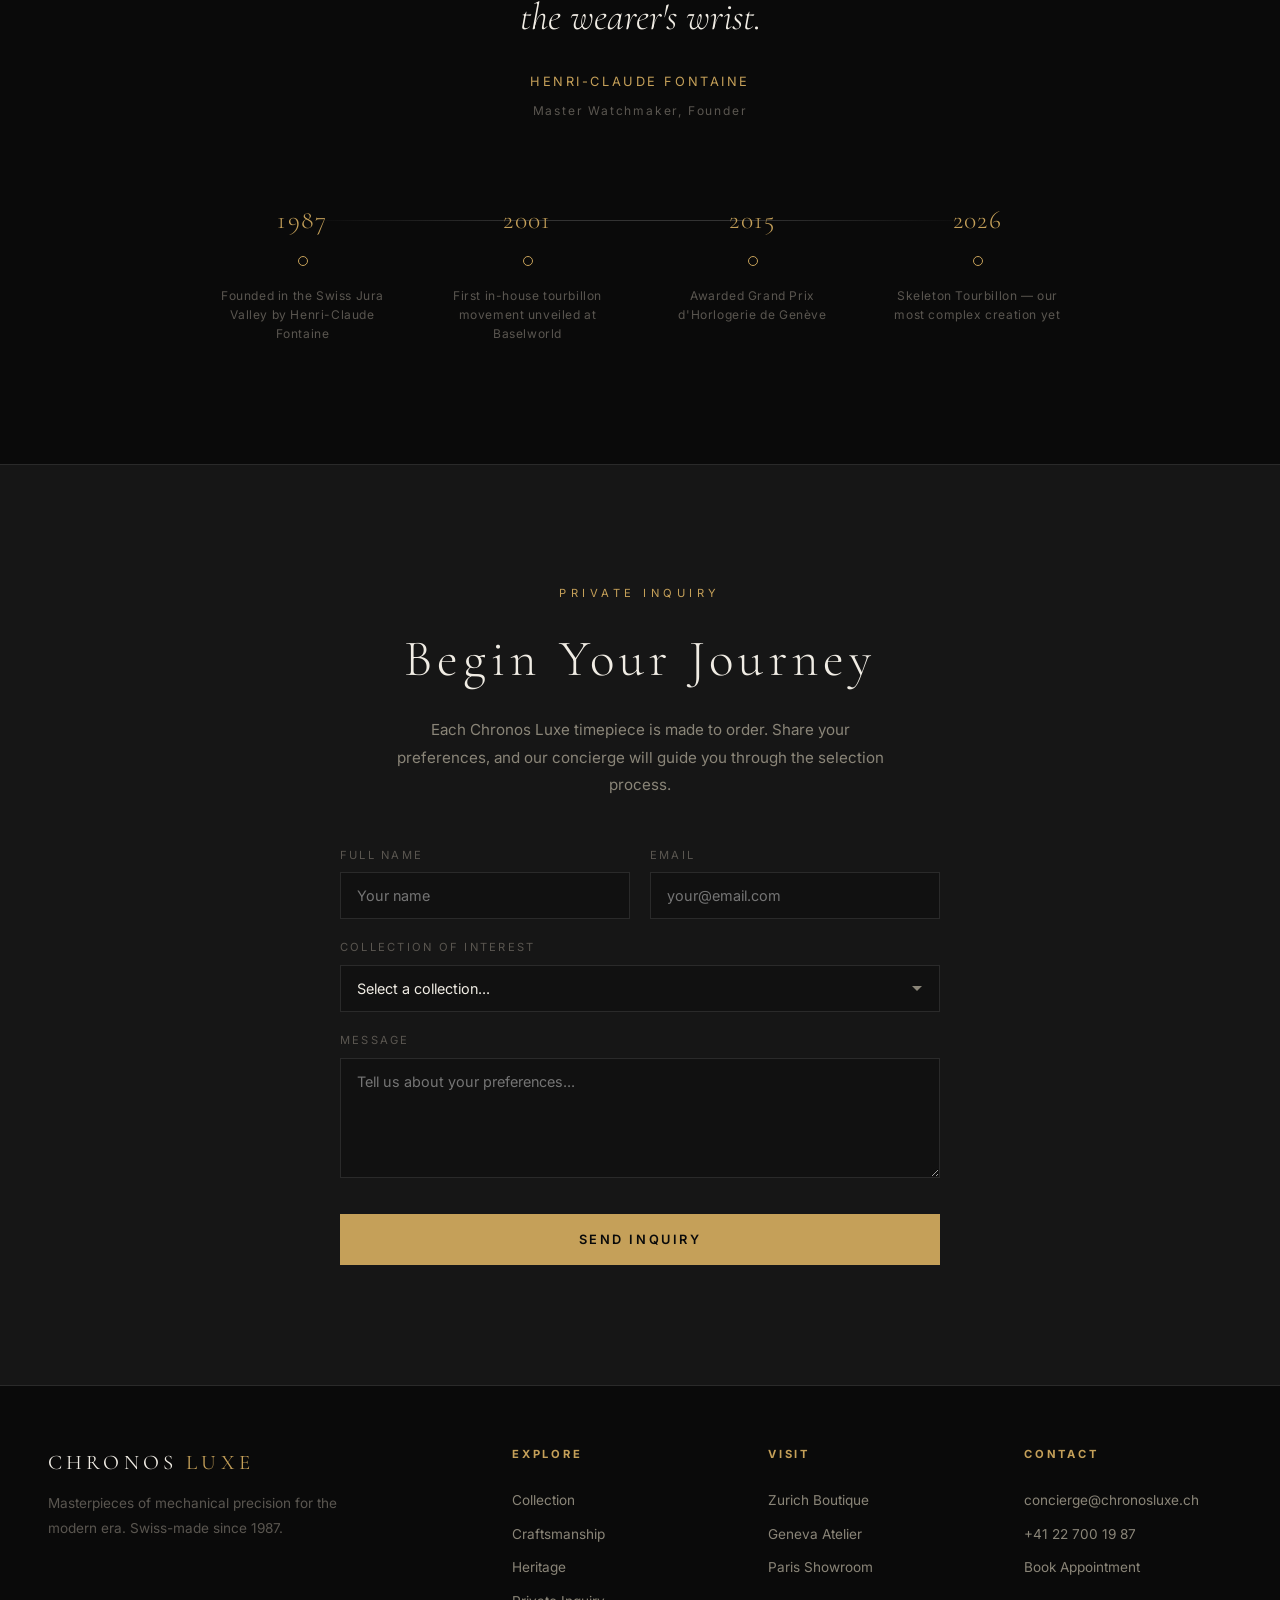
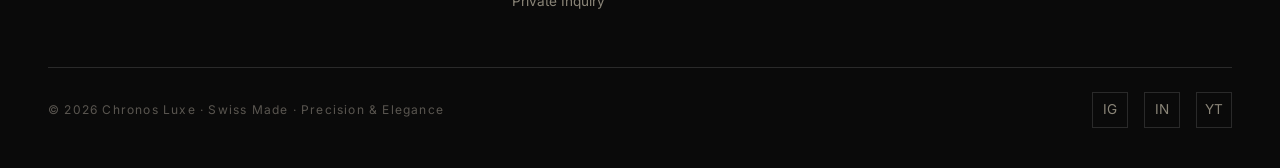
<file: practice-3/index.html>
<!DOCTYPE html>
<html lang="en">
<head>
    <meta charset="UTF-8">
    <meta name="viewport" content="width=device-width, initial-scale=1.0">
    <title>Chronos Luxe | Time as an Art</title>
    <meta name="description" content="Chronos Luxe — masterpieces of mechanical precision for the modern era. Premium luxury timepieces crafted with obsessive attention to detail.">
    <link rel="stylesheet" href="style.css">
    <link rel="preconnect" href="https://fonts.googleapis.com">
    <link rel="preconnect" href="https://fonts.gstatic.com" crossorigin>
    <link href="https://fonts.googleapis.com/css2?family=Cormorant+Garamond:ital,wght@0,300;0,400;0,600;1,300;1,400&family=Inter:wght@300;400;600&display=swap" rel="stylesheet">
    <script src="https://cdnjs.cloudflare.com/ajax/libs/gsap/3.12.5/gsap.min.js"></script>
</head>
<body>

    <!-- Page Loader -->
    <div class="page-loader">
        <div class="loader-logo">CHRONOS <span class="gold">LUXE</span></div>
    </div>

    <!-- Film Grain Overlay -->
    <div class="grain-overlay"></div>

    <!-- Custom Cursor -->
    <div class="cursor-follower"></div>

    <!-- Navigation -->
    <header>
        <nav class="nav-container">
            <a href="#" class="logo">CHRONOS <span class="gold">LUXE</span></a>
            <ul class="nav-links">
                <li><a href="#collection">Collection</a></li>
                <li><a href="#craft">Craft</a></li>
                <li><a href="#heritage">Heritage</a></li>
                <li><a href="#inquiry">Inquire</a></li>
            </ul>
            <div class="magnetic-wrap">
                <button class="btn-primary magnetic-btn" id="nav-contact" onclick="document.getElementById('inquiry').scrollIntoView({behavior:'smooth'})">Inquire</button>
            </div>
            <button class="mobile-toggle" id="mobile-toggle" aria-label="Menu">
                <span></span><span></span><span></span>
            </button>
        </nav>
    </header>

    <!-- Mobile Nav -->
    <div class="mobile-nav" id="mobile-nav">
        <a href="#collection">Collection</a>
        <a href="#craft">Craft</a>
        <a href="#heritage">Heritage</a>
        <a href="#inquiry">Inquire</a>
    </div>

    <main>
        <!-- ═══ HERO ═══ -->
        <section class="hero" id="hero">
            <div class="hero-content">
                <h1 id="hero-title" data-value="TIME IS AN ART">TIME IS AN ART</h1>
                <p class="hero-subtitle">Masterpieces of mechanical precision, crafted for those who understand that true luxury lives in the details.</p>
                <div class="magnetic-wrap">
                    <button class="btn-gold magnetic-btn" id="hero-cta" onclick="document.getElementById('collection').scrollIntoView({behavior:'smooth'})">
                        <span>Explore Collection</span>
                    </button>
                </div>
            </div>
            <div class="hero-image-container">
                <div class="image-overlay"></div>
                <img src="watch-hero.png" alt="Chronos Luxe Premium Timepiece">
            </div>
        </section>

        <!-- ═══ COLLECTION ═══ -->
        <section class="collection" id="collection">
            <div class="section-header reveal">
                <span class="section-label">The Collection</span>
                <h2 class="section-title">Exceptional Timepieces</h2>
                <p class="section-desc">Each watch is a declaration of intent — a fusion of centuries-old craftsmanship and forward-thinking design.</p>
            </div>

            <div class="collection-grid">
                <div class="collection-card reveal reveal-delay-1">
                    <div class="card-image">
                        <img src="gallery/watch-elegance.png" alt="Chronos Elegance" loading="lazy">
                    </div>
                    <div class="card-info">
                        <h3 class="card-name">Elegance</h3>
                        <p class="card-ref">REF. CL-E001</p>
                        <p class="card-price">€ 12,800</p>
                    </div>
                </div>

                <div class="collection-card reveal reveal-delay-2">
                    <div class="card-image">
                        <img src="gallery/watch-diver.png" alt="Chronos Abyss Diver" loading="lazy">
                    </div>
                    <div class="card-info">
                        <h3 class="card-name">Abyss Diver</h3>
                        <p class="card-ref">REF. CL-D002</p>
                        <p class="card-price">€ 18,500</p>
                    </div>
                </div>

                <div class="collection-card reveal reveal-delay-3">
                    <div class="card-image">
                        <img src="gallery/watch-skeleton.png" alt="Chronos Skeleton Tourbillon" loading="lazy">
                    </div>
                    <div class="card-info">
                        <h3 class="card-name">Skeleton Tourbillon</h3>
                        <p class="card-ref">REF. CL-T003</p>
                        <p class="card-price">€ 45,000</p>
                    </div>
                </div>
            </div>
        </section>

        <!-- ═══ CRAFT ═══ -->
        <section class="craft" id="craft">
            <div class="craft-content">
                <div class="craft-text">
                    <span class="section-label">The Craft</span>
                    <h2 class="section-title">Obsessive Precision</h2>
                    <p class="craft-description reveal">
                        Every Chronos Luxe timepiece is assembled by hand in our atelier in the Swiss Jura Valley. 
                        Our master watchmakers spend over 400 hours on each movement, polishing every surface 
                        and adjusting every gear to tolerances measured in microns.
                    </p>
                    <p class="craft-description reveal">
                        We source only the finest materials — 18k gold from ethical mines, 
                        sapphire crystal grown in our own laboratories, and leather from heritage tanneries 
                        that have been perfecting their craft for generations.
                    </p>
                    <div class="craft-stats reveal">
                        <div class="stat-item">
                            <span class="stat-number">412</span>
                            <span class="stat-label">Hours per piece</span>
                        </div>
                        <div class="stat-item">
                            <span class="stat-number">347</span>
                            <span class="stat-label">Components</span>
                        </div>
                        <div class="stat-item">
                            <span class="stat-number">0.01</span>
                            <span class="stat-label">mm tolerance</span>
                        </div>
                    </div>
                </div>
                <div class="craft-image reveal">
                    <img src="watch-hero.png" alt="Chronos Luxe Craftsmanship" loading="lazy">
                </div>
            </div>
        </section>

        <!-- ═══ HERITAGE ═══ -->
        <section class="heritage" id="heritage">
            <div class="heritage-content reveal">
                <span class="section-label">Heritage</span>
                <h2 class="section-title">A Legacy of Excellence</h2>
                <div class="gold-line" style="margin: 24px auto 48px;"></div>
                <blockquote class="heritage-quote">
                    We do not simply measure time — we elevate it into an experience, 
                    a conversation between the artisan's hand and the wearer's wrist.
                </blockquote>
                <p class="heritage-author">Henri-Claude Fontaine</p>
                <p class="heritage-role">Master Watchmaker, Founder</p>
            </div>

            <div class="heritage-timeline reveal">
                <div class="timeline-item">
                    <span class="timeline-year">1987</span>
                    <div class="timeline-dot"></div>
                    <p class="timeline-text">Founded in the Swiss Jura Valley by Henri-Claude Fontaine</p>
                </div>
                <div class="timeline-item">
                    <span class="timeline-year">2001</span>
                    <div class="timeline-dot"></div>
                    <p class="timeline-text">First in-house tourbillon movement unveiled at Baselworld</p>
                </div>
                <div class="timeline-item">
                    <span class="timeline-year">2015</span>
                    <div class="timeline-dot"></div>
                    <p class="timeline-text">Awarded Grand Prix d'Horlogerie de Genève</p>
                </div>
                <div class="timeline-item">
                    <span class="timeline-year">2026</span>
                    <div class="timeline-dot"></div>
                    <p class="timeline-text">Skeleton Tourbillon — our most complex creation yet</p>
                </div>
            </div>
        </section>

        <!-- ═══ INQUIRY ═══ -->
        <section class="inquiry" id="inquiry">
            <div class="inquiry-content">
                <span class="section-label">Private Inquiry</span>
                <h2 class="section-title">Begin Your Journey</h2>
                <p class="section-desc">
                    Each Chronos Luxe timepiece is made to order. 
                    Share your preferences, and our concierge will guide you 
                    through the selection process.
                </p>

                <form class="inquiry-form" id="inquiry-form">
                    <div class="form-row">
                        <div class="form-group">
                            <label for="client-name">Full Name</label>
                            <input type="text" id="client-name" name="name" placeholder="Your name" required>
                        </div>
                        <div class="form-group">
                            <label for="client-email">Email</label>
                            <input type="email" id="client-email" name="email" placeholder="your@email.com" required>
                        </div>
                    </div>
                    <div class="form-group">
                        <label for="client-interest">Collection of Interest</label>
                        <select id="client-interest" name="interest">
                            <option value="">Select a collection...</option>
                            <option value="elegance">Elegance — Dress Watch</option>
                            <option value="abyss">Abyss Diver — Sport</option>
                            <option value="skeleton">Skeleton Tourbillon — Haute Horlogerie</option>
                            <option value="bespoke">Bespoke Commission</option>
                        </select>
                    </div>
                    <div class="form-group">
                        <label for="client-message">Message</label>
                        <textarea id="client-message" name="message" placeholder="Tell us about your preferences..."></textarea>
                    </div>
                    <div class="form-submit magnetic-wrap">
                        <button type="submit" class="btn-gold magnetic-btn" id="submit-btn">
                            <span>Send Inquiry</span>
                        </button>
                    </div>
                </form>

                <div class="form-success" id="form-success">
                    <div class="form-success-icon">✦</div>
                    <h3>Inquiry Received</h3>
                    <p>Our concierge will contact you within 24 hours.</p>
                </div>
            </div>
        </section>
    </main>

    <!-- Footer -->
    <footer>
        <div class="footer-content">
            <div>
                <div class="footer-brand">CHRONOS <span class="gold">LUXE</span></div>
                <p class="footer-tagline">Masterpieces of mechanical precision for the modern era. Swiss-made since 1987.</p>
            </div>
            <div>
                <h4 class="footer-heading">Explore</h4>
                <div class="footer-links">
                    <a href="#collection">Collection</a>
                    <a href="#craft">Craftsmanship</a>
                    <a href="#heritage">Heritage</a>
                    <a href="#inquiry">Private Inquiry</a>
                </div>
            </div>
            <div>
                <h4 class="footer-heading">Visit</h4>
                <div class="footer-links">
                    <a href="#">Zurich Boutique</a>
                    <a href="#">Geneva Atelier</a>
                    <a href="#">Paris Showroom</a>
                </div>
            </div>
            <div>
                <h4 class="footer-heading">Contact</h4>
                <div class="footer-links">
                    <a href="mailto:concierge@chronosluxe.ch">concierge@chronosluxe.ch</a>
                    <a href="tel:+41227001987">+41 22 700 19 87</a>
                    <a href="#">Book Appointment</a>
                </div>
            </div>
        </div>
        <div class="footer-bottom">
            <p class="footer-copy">© 2026 Chronos Luxe · Swiss Made · Precision & Elegance</p>
            <div class="footer-socials">
                <a href="#" aria-label="Instagram">IG</a>
                <a href="#" aria-label="LinkedIn">IN</a>
                <a href="#" aria-label="YouTube">YT</a>
            </div>
        </div>
    </footer>

    <script src="script.js"></script>
</body>
</html>
</file>
<file: practice-1/style.css>
/* ===== ПЕРЕМЕННЫЕ И БАЗОВЫЕ СТИЛИ ===== */
:root {
    --bg-cream: #FFF8F0;
    --bg-warm: #FFF3E8;
    --bg-section: #FFF0E5;
    --text-dark: #3a2a1a;
    --text-medium: #6b5544;
    --text-light: #9a8577;
    --sakura-light: #FFD4E0;
    --sakura-medium: #FFB7C5;
    --sakura-dark: #E8889A;
    --sakura-deep: #D4627A;
    --brown-warm: #8B6F5E;
    --brown-dark: #5C3D2E;
    --green-soft: #7BA68A;
    --border-sakura: rgba(255, 183, 197, 0.4);
    --shadow-soft: 0 4px 20px rgba(139, 111, 94, 0.08);
    --shadow-card: 0 8px 30px rgba(139, 111, 94, 0.12);
    --radius-sm: 8px;
    --radius-md: 16px;
    --radius-lg: 24px;
    --radius-xl: 40px;
    --font-display: 'Playfair Display', Georgia, serif;
    --font-body: 'Inter', -apple-system, BlinkMacSystemFont, sans-serif;
}

* {
    margin: 0;
    padding: 0;
    box-sizing: border-box;
}

html {
    scroll-behavior: smooth;
}

body {
    font-family: var(--font-body);
    background: var(--bg-cream);
    color: var(--text-dark);
    overflow-x: hidden;
    line-height: 1.6;
}

a {
    text-decoration: none;
    color: inherit;
}

/* ===== ЛЕПЕСТКИ САКУРЫ (CANVAS) ===== */
#sakura-canvas {
    position: fixed;
    top: 0;
    left: 0;
    width: 100%;
    height: 100%;
    z-index: 0;
    pointer-events: none;
    opacity: 0.6;
}

/* ===== НАВИГАЦИЯ ===== */
.navbar {
    position: fixed;
    top: 0;
    left: 0;
    right: 0;
    z-index: 100;
    display: flex;
    align-items: center;
    justify-content: space-between;
    padding: 14px 40px;
    background: rgba(255, 248, 240, 0.9);
    backdrop-filter: blur(20px);
    border-bottom: 1px solid var(--border-sakura);
}

.nav-logo {
    font-family: var(--font-display);
    font-size: 1.4rem;
    font-weight: 700;
    color: var(--brown-dark);
}

.nav-links {
    display: flex;
    align-items: center;
    gap: 32px;
}

.nav-links a {
    font-size: 0.95rem;
    font-weight: 500;
    color: var(--text-medium);
    transition: color 0.3s;
}

.nav-links a:hover {
    color: var(--sakura-deep);
}

.nav-cta {
    background: var(--sakura-medium) !important;
    color: white !important;
    padding: 10px 24px !important;
    border-radius: var(--radius-xl);
    font-weight: 600 !important;
    transition: all 0.3s !important;
    box-shadow: 0 4px 15px rgba(255, 183, 197, 0.4);
}

.nav-cta:hover {
    background: var(--sakura-deep) !important;
    transform: translateY(-2px);
    box-shadow: 0 6px 20px rgba(212, 98, 122, 0.4);
}

.mobile-menu {
    display: none;
    flex-direction: column;
    gap: 5px;
    background: none;
    border: none;
    cursor: pointer;
    padding: 5px;
}

.mobile-menu span {
    width: 24px;
    height: 2px;
    background: var(--brown-dark);
    border-radius: 2px;
    transition: 0.3s;
}

.mobile-nav {
    display: none;
    position: fixed;
    top: 60px;
    left: 0;
    right: 0;
    background: rgba(255, 248, 240, 0.97);
    backdrop-filter: blur(20px);
    padding: 20px 40px;
    flex-direction: column;
    gap: 16px;
    z-index: 99;
    border-bottom: 1px solid var(--border-sakura);
}

.mobile-nav.active {
    display: flex;
}

.mobile-nav a {
    font-size: 1.1rem;
    color: var(--text-medium);
    padding: 8px 0;
    font-family: var(--font-display);
}

/* ===== ГЕРОЙ-СЕКЦИЯ ===== */
.hero {
    position: relative;
    z-index: 1;
    min-height: 100vh;
    display: flex;
    align-items: center;
    padding: 80px 0 0;
}

.hero-image {
    position: relative;
    flex: 0 0 45%;
    max-width: 45%;
    min-height: 100vh;
    display: flex;
    align-items: center;
    justify-content: center;
    padding: 40px;
}

.hero-image img {
    width: 100%;
    max-width: 480px;
    height: auto;
    border-radius: var(--radius-lg);
    filter: drop-shadow(0 20px 40px rgba(139, 111, 94, 0.2));
}

.hero-contacts {
    position: absolute;
    bottom: 40px;
    left: 40px;
    background: rgba(255, 248, 240, 0.92);
    backdrop-filter: blur(12px);
    padding: 16px 20px;
    border-radius: var(--radius-md);
    border: 1px solid var(--border-sakura);
    box-shadow: var(--shadow-soft);
}

.contact-item {
    font-size: 0.85rem;
    color: var(--text-medium);
    padding: 3px 0;
}

.hero-content {
    flex: 1;
    padding: 60px 60px 60px 40px;
    max-width: 600px;
}

.hours-badge {
    display: inline-block;
    padding: 10px 20px;
    border-radius: var(--radius-xl);
    background: rgba(255, 212, 224, 0.3);
    border: 1px solid var(--border-sakura);
    font-size: 0.85rem;
    color: var(--sakura-deep);
    margin-bottom: 30px;
    text-align: center;
    line-height: 1.4;
    animation: fadeInDown 0.8s ease;
}

.hero h1 {
    font-family: var(--font-display);
    font-size: clamp(3rem, 6vw, 5rem);
    font-weight: 800;
    color: var(--brown-dark);
    line-height: 1.1;
    margin-bottom: 12px;
    animation: fadeInUp 0.8s ease 0.2s both;
}

.hero-location {
    font-size: 1.1rem;
    color: var(--text-light);
    margin-bottom: 24px;
    animation: fadeInUp 0.8s ease 0.3s both;
}

.hero-description {
    font-size: 1.15rem;
    color: var(--text-medium);
    line-height: 1.8;
    margin-bottom: 28px;
    max-width: 480px;
    animation: fadeInUp 0.8s ease 0.4s both;
}

.hero-features {
    display: flex;
    align-items: center;
    gap: 12px;
    margin-bottom: 36px;
    animation: fadeInUp 0.8s ease 0.5s both;
}

.feature {
    font-size: 1rem;
    font-weight: 500;
    color: var(--text-medium);
}

.feature-dot {
    color: var(--sakura-medium);
    font-size: 1.5rem;
}

/* ===== КНОПКИ ===== */
.btn {
    display: inline-flex;
    align-items: center;
    gap: 8px;
    padding: 14px 36px;
    border-radius: var(--radius-xl);
    font-size: 1.05rem;
    font-weight: 600;
    cursor: pointer;
    transition: all 0.3s ease;
    border: none;
    font-family: var(--font-body);
}

.btn-primary {
    background: var(--sakura-medium);
    color: white;
    box-shadow: 0 6px 25px rgba(255, 183, 197, 0.4);
    animation: fadeInUp 0.8s ease 0.6s both;
}

.btn-primary:hover {
    background: var(--sakura-deep);
    transform: translateY(-3px);
    box-shadow: 0 10px 35px rgba(212, 98, 122, 0.4);
}

/* ===== ОБЩИЕ СЕКЦИИ ===== */
section {
    position: relative;
    z-index: 1;
    padding: 80px 40px;
}

.section-header {
    text-align: center;
    margin-bottom: 50px;
}

.section-petal {
    font-size: 2rem;
    display: block;
    margin-bottom: 8px;
}

.section-header h2 {
    font-family: var(--font-display);
    font-size: clamp(2rem, 4vw, 3rem);
    font-weight: 700;
    color: var(--brown-dark);
    margin-bottom: 10px;
}

.section-header p {
    color: var(--text-light);
    font-size: 1.05rem;
}

/* ===== МЕНЮ ===== */
.menu-section {
    background: var(--bg-warm);
}

.menu-grid {
    max-width: 1100px;
    margin: 0 auto;
    display: grid;
    grid-template-columns: repeat(3, 1fr);
    gap: 28px;
}

.menu-card {
    background: rgba(255, 248, 240, 0.8);
    border: 1px solid var(--border-sakura);
    border-radius: var(--radius-lg);
    padding: 32px 28px;
    box-shadow: var(--shadow-soft);
    transition: all 0.3s ease;
}

.menu-card:hover {
    transform: translateY(-4px);
    box-shadow: var(--shadow-card);
    border-color: var(--sakura-medium);
}

.menu-card h3 {
    font-family: var(--font-display);
    font-size: 1.4rem;
    font-weight: 700;
    color: var(--brown-dark);
    margin-bottom: 20px;
    padding-bottom: 12px;
    border-bottom: 2px solid var(--sakura-light);
}

.menu-list {
    list-style: none;
}

.menu-list li {
    display: flex;
    justify-content: space-between;
    align-items: center;
    padding: 10px 0;
    border-bottom: 1px dotted rgba(139, 111, 94, 0.15);
}

.menu-list li:last-child {
    border-bottom: none;
}

.menu-list li.highlight {
    background: rgba(255, 212, 224, 0.2);
    margin: 4px -12px;
    padding: 10px 12px;
    border-radius: var(--radius-sm);
    border-bottom: none;
}

.dish {
    font-size: 0.95rem;
    color: var(--text-dark);
}

.price {
    font-weight: 600;
    color: var(--sakura-deep);
    font-size: 0.95rem;
}

/* ===== ФОТОГАЛЕРЕЯ ===== */
.gallery-section {
    background: var(--bg-cream);
    overflow: hidden;
}

.gallery-carousel {
    max-width: 1100px;
    margin: 0 auto;
    position: relative;
    display: flex;
    align-items: center;
    gap: 16px;
}

.gallery-track-wrapper {
    flex: 1;
    overflow: hidden;
    border-radius: var(--radius-lg);
}

.gallery-track {
    display: flex;
    gap: 20px;
    transition: transform 0.5s cubic-bezier(0.25, 0.46, 0.45, 0.94);
    cursor: grab;
}

.gallery-track:active {
    cursor: grabbing;
}

.gallery-slide {
    flex: 0 0 calc(33.333% - 14px);
    position: relative;
    border-radius: var(--radius-md);
    overflow: hidden;
    border: 2px solid var(--border-sakura);
    box-shadow: var(--shadow-soft);
    transition: transform 0.3s, box-shadow 0.3s;
}

.gallery-slide:hover {
    transform: scale(1.03);
    box-shadow: var(--shadow-card);
    border-color: var(--sakura-medium);
}

.gallery-slide img {
    width: 100%;
    aspect-ratio: 1;
    object-fit: cover;
    display: block;
}

.gallery-caption {
    position: absolute;
    bottom: 0;
    left: 0;
    right: 0;
    padding: 20px 14px 12px;
    background: linear-gradient(transparent, rgba(58, 42, 26, 0.7));
    color: white;
    font-size: 0.9rem;
    font-weight: 500;
    font-family: var(--font-display);
}

.gallery-arrow {
    flex: 0 0 44px;
    width: 44px;
    height: 44px;
    border-radius: 50%;
    border: 1px solid var(--border-sakura);
    background: rgba(255, 248, 240, 0.9);
    color: var(--sakura-deep);
    font-size: 1.6rem;
    cursor: pointer;
    display: flex;
    align-items: center;
    justify-content: center;
    transition: all 0.3s;
    backdrop-filter: blur(8px);
}

.gallery-arrow:hover {
    background: var(--sakura-medium);
    color: white;
    border-color: var(--sakura-medium);
    transform: scale(1.1);
}

.gallery-dots {
    display: flex;
    justify-content: center;
    gap: 8px;
    margin-top: 24px;
}

.gallery-dot {
    width: 10px;
    height: 10px;
    border-radius: 50%;
    background: var(--sakura-light);
    border: none;
    cursor: pointer;
    transition: all 0.3s;
    padding: 0;
}

.gallery-dot.active {
    background: var(--sakura-deep);
    transform: scale(1.3);
}

/* ===== О НАС ===== */
.about-section {
    background: var(--bg-cream);
}

.about-content {
    max-width: 700px;
    margin: 0 auto;
    text-align: center;
}

.about-text {
    font-size: 1.1rem;
    color: var(--text-medium);
    line-height: 1.8;
    margin-bottom: 20px;
}

.about-text em {
    color: var(--sakura-deep);
    font-style: normal;
    font-weight: 600;
}

.about-stats {
    display: flex;
    justify-content: center;
    gap: 60px;
    margin-top: 40px;
}

.about-stat {
    text-align: center;
}

.about-stat-number {
    display: block;
    font-family: var(--font-display);
    font-size: 2.5rem;
    font-weight: 800;
    color: var(--sakura-deep);
}

.about-stat-label {
    font-size: 0.9rem;
    color: var(--text-light);
    margin-top: 4px;
}

/* ===== БРОНИРОВАНИЕ ===== */
.book-section {
    background: var(--bg-warm);
}

.book-form {
    max-width: 600px;
    margin: 0 auto;
}

.form-row {
    display: flex;
    gap: 16px;
    margin-bottom: 20px;
}

.form-group {
    flex: 1;
}

.form-group label {
    display: block;
    font-weight: 600;
    margin-bottom: 8px;
    font-size: 0.9rem;
    color: var(--text-dark);
}

.form-group input,
.form-group select,
.form-group textarea {
    width: 100%;
    padding: 12px 16px;
    border-radius: var(--radius-sm);
    border: 1px solid var(--border-sakura);
    background: rgba(255, 255, 255, 0.7);
    color: var(--text-dark);
    font-size: 0.95rem;
    font-family: var(--font-body);
    transition: border-color 0.3s, box-shadow 0.3s;
    outline: none;
}

.form-group input:focus,
.form-group select:focus {
    border-color: var(--sakura-medium);
    box-shadow: 0 0 0 3px rgba(255, 183, 197, 0.2);
}

.form-group input::placeholder {
    color: var(--text-light);
}

.btn-submit {
    width: 100%;
    justify-content: center;
    padding: 16px;
    font-size: 1.1rem;
    margin-top: 8px;
}

.form-note {
    text-align: center;
    margin-top: 14px;
    font-size: 0.85rem;
    color: var(--text-light);
}

.success-message {
    text-align: center;
    max-width: 400px;
    margin: 0 auto;
    padding: 40px;
}

.success-icon {
    font-size: 3.5rem;
    margin-bottom: 16px;
}

.success-message h3 {
    font-family: var(--font-display);
    font-size: 1.6rem;
    color: var(--brown-dark);
    margin-bottom: 8px;
}

.success-message p {
    color: var(--text-medium);
    font-size: 1.05rem;
}

/* ===== ОТЗЫВЫ ===== */
.reviews-section {
    background: var(--bg-section);
}

.reviews-grid {
    max-width: 1100px;
    margin: 0 auto;
    display: grid;
    grid-template-columns: repeat(3, 1fr);
    gap: 28px;
}

.review-card {
    background: rgba(255, 248, 240, 0.9);
    border: 1px solid var(--border-sakura);
    border-radius: var(--radius-lg);
    padding: 28px 24px;
    box-shadow: var(--shadow-soft);
    transition: all 0.3s ease;
    display: flex;
    flex-direction: column;
}

.review-card:hover {
    transform: translateY(-4px);
    box-shadow: var(--shadow-card);
    border-color: var(--sakura-medium);
}

.review-stars {
    font-size: 0.9rem;
    margin-bottom: 14px;
    letter-spacing: 2px;
}

.review-text {
    font-size: 0.95rem;
    color: var(--text-medium);
    line-height: 1.7;
    font-style: italic;
    flex: 1;
    margin-bottom: 20px;
}

.review-author {
    display: flex;
    align-items: center;
    gap: 12px;
    padding-top: 16px;
    border-top: 1px solid var(--border-sakura);
}

.review-avatar {
    width: 42px;
    height: 42px;
    border-radius: 50%;
    background: var(--sakura-medium);
    color: white;
    display: flex;
    align-items: center;
    justify-content: center;
    font-weight: 700;
    font-size: 0.85rem;
    flex-shrink: 0;
}

.review-author strong {
    display: block;
    font-size: 0.95rem;
    color: var(--text-dark);
}

.review-source {
    font-size: 0.8rem;
    color: var(--text-light);
}

/* ===== ФУТЕР ===== */
.footer {
    position: relative;
    z-index: 1;
    background: var(--brown-dark);
    color: rgba(255, 248, 240, 0.85);
    padding: 50px 40px 24px;
}

.footer-grid {
    max-width: 1100px;
    margin: 0 auto;
    display: grid;
    grid-template-columns: repeat(4, 1fr);
    gap: 32px;
    margin-bottom: 32px;
}

.footer h4 {
    font-family: var(--font-display);
    font-size: 1.1rem;
    color: var(--sakura-light);
    margin-bottom: 12px;
}

.footer p {
    font-size: 0.9rem;
    line-height: 1.7;
    color: rgba(255, 248, 240, 0.7);
}

.hours-highlight {
    font-size: 1.1rem !important;
    font-weight: 600;
    color: var(--sakura-light) !important;
}

.footer-bottom {
    border-top: 1px solid rgba(255, 183, 197, 0.15);
    padding-top: 20px;
    text-align: center;
}

.footer-bottom p {
    font-size: 0.85rem;
    color: rgba(255, 248, 240, 0.5);
}

/* ===== ПЛАВАЮЩАЯ КНОПКА ===== */
.floating-cta {
    position: fixed;
    bottom: 24px;
    right: 24px;
    z-index: 90;
    padding: 14px 28px;
    background: var(--sakura-medium);
    color: white;
    font-weight: 700;
    font-size: 1rem;
    border-radius: var(--radius-xl);
    box-shadow: 0 6px 30px rgba(255, 183, 197, 0.5);
    transition: all 0.3s;
    opacity: 0;
    transform: translateY(20px);
}

.floating-cta.visible {
    opacity: 1;
    transform: translateY(0);
}

.floating-cta:hover {
    background: var(--sakura-deep);
    transform: translateY(-3px);
    box-shadow: 0 10px 40px rgba(212, 98, 122, 0.5);
}

/* ===== КНОПКА WHATSAPP ===== */
.whatsapp-btn {
    position: fixed;
    top: 80px;
    right: 24px;
    z-index: 95;
    width: 60px;
    height: 60px;
    border-radius: 50%;
    background: #25D366;
    display: flex;
    align-items: center;
    justify-content: center;
    box-shadow: 0 4px 20px rgba(37, 211, 102, 0.4);
    transition: all 0.3s ease;
    animation: whatsapp-pulse 2s infinite;
}

.whatsapp-btn:hover {
    transform: scale(1.1);
    box-shadow: 0 6px 30px rgba(37, 211, 102, 0.6);
}

.whatsapp-btn:hover .whatsapp-tooltip {
    opacity: 1;
    transform: translateX(0);
    pointer-events: auto;
}

.whatsapp-tooltip {
    position: absolute;
    right: 72px;
    background: white;
    color: var(--text-dark);
    padding: 8px 16px;
    border-radius: var(--radius-xl);
    font-size: 0.85rem;
    font-weight: 600;
    white-space: nowrap;
    box-shadow: 0 4px 15px rgba(0, 0, 0, 0.1);
    opacity: 0;
    transform: translateX(10px);
    transition: all 0.3s ease;
    pointer-events: none;
}

@keyframes whatsapp-pulse {
    0%, 100% { box-shadow: 0 4px 20px rgba(37, 211, 102, 0.4); }
    50% { box-shadow: 0 4px 30px rgba(37, 211, 102, 0.7); }
}

/* ===== АНИМАЦИИ ===== */
@keyframes fadeInUp {
    from {
        opacity: 0;
        transform: translateY(30px);
    }
    to {
        opacity: 1;
        transform: translateY(0);
    }
}

@keyframes fadeInDown {
    from {
        opacity: 0;
        transform: translateY(-20px);
    }
    to {
        opacity: 1;
        transform: translateY(0);
    }
}

/* ===== АДАПТИВНОСТЬ ===== */
@media (max-width: 968px) {
    .hero {
        flex-direction: column;
        min-height: auto;
        padding-top: 70px;
    }

    .hero-image {
        flex: none;
        max-width: 100%;
        min-height: auto;
        padding: 20px;
    }

    .hero-image img {
        max-width: 320px;
    }

    .hero-contacts {
        position: relative;
        bottom: auto;
        left: auto;
        margin-top: 16px;
        display: flex;
        flex-wrap: wrap;
        gap: 8px 20px;
        justify-content: center;
    }

    .hero-content {
        padding: 20px 24px 40px;
        text-align: center;
        max-width: 100%;
    }

    .hero-features {
        justify-content: center;
    }

    .btn-primary {
        width: 100%;
        justify-content: center;
    }
}

@media (max-width: 768px) {
    .navbar {
        padding: 14px 20px;
    }

    .nav-links {
        display: none;
    }

    .mobile-menu {
        display: flex;
    }

    section {
        padding: 60px 20px;
    }

    .menu-grid {
        grid-template-columns: 1fr;
    }

    .gallery-slide {
        flex: 0 0 calc(100% - 14px);
    }

    .gallery-arrow {
        flex: 0 0 36px;
        width: 36px;
        height: 36px;
        font-size: 1.3rem;
    }

    .reviews-grid {
        grid-template-columns: 1fr;
    }

    .form-row {
        flex-direction: column;
        gap: 0;
    }

    .form-group {
        margin-bottom: 16px;
    }

    .about-stats {
        gap: 30px;
    }

    .footer-grid {
        grid-template-columns: repeat(2, 1fr);
        gap: 24px;
    }

    .floating-cta {
        bottom: 16px;
        right: 16px;
        left: 16px;
        text-align: center;
    }

    .hours-badge {
        font-size: 0.8rem;
    }
}
</file>
<file: practice-2/style.css>
/* ===== ПЕРЕМЕННЫЕ ===== */
:root {
    --bg-dark: #1A0F0A;
    --bg-card: #2D1B12;
    --bg-card-hover: #3A2418;
    --accent-orange: #E07A5F;
    --accent-coral: #F4845F;
    --accent-warm: #F2CC8F;
    --accent-gold: #E8B059;
    --text-white: #FAF0E6;
    --text-light: #C8B09A;
    --text-muted: #8A7567;
    --border-warm: rgba(224, 122, 95, 0.2);
    --border-gold: rgba(232, 176, 89, 0.3);
    --shadow-fire: 0 8px 32px rgba(224, 122, 95, 0.15);
    --shadow-card: 0 12px 40px rgba(0, 0, 0, 0.3);
    --radius-sm: 8px;
    --radius-md: 14px;
    --radius-lg: 20px;
    --radius-xl: 30px;
    --font-display: 'Playfair Display', Georgia, serif;
    --font-body: 'Inter', -apple-system, sans-serif;
}

/* ===== СБРОС ===== */
* {
    margin: 0;
    padding: 0;
    box-sizing: border-box;
}

html {
    scroll-behavior: smooth;
}

body {
    font-family: var(--font-body);
    background: var(--bg-dark);
    color: var(--text-white);
    line-height: 1.6;
    overflow-x: hidden;
}

a {
    color: var(--accent-orange);
    text-decoration: none;
    transition: color 0.3s;
}

a:hover {
    color: var(--accent-warm);
}

/* ===== НАВИГАЦИЯ ===== */
.navbar {
    position: fixed;
    top: 0;
    left: 0;
    right: 0;
    z-index: 100;
    display: flex;
    justify-content: space-between;
    align-items: center;
    padding: 16px 40px;
    background: rgba(26, 15, 10, 0.9);
    backdrop-filter: blur(20px);
    border-bottom: 1px solid var(--border-warm);
}

.nav-brand {
    font-family: var(--font-display);
    font-size: 1.4rem;
    font-weight: 700;
    color: var(--accent-warm);
}

.nav-links {
    display: flex;
    gap: 32px;
}

.nav-links a {
    color: var(--text-light);
    font-size: 0.95rem;
    font-weight: 500;
    transition: color 0.3s;
}

.nav-links a:hover {
    color: var(--accent-orange);
}

.mobile-menu {
    display: none;
    background: none;
    border: none;
    font-size: 1.5rem;
    cursor: pointer;
    color: var(--text-white);
}

/* ===== HERO ===== */
.hero {
    position: relative;
    min-height: 100vh;
    display: flex;
    align-items: center;
    justify-content: center;
    text-align: center;
    padding: 120px 40px 80px;
    overflow: hidden;
    background: radial-gradient(ellipse at center bottom, #3A1F10 0%, var(--bg-dark) 70%);
}

.hero-glow {
    position: absolute;
    width: 600px;
    height: 600px;
    background: radial-gradient(circle, rgba(224, 122, 95, 0.15) 0%, transparent 70%);
    top: 50%;
    left: 50%;
    transform: translate(-50%, -50%);
    pointer-events: none;
}

.hero-content {
    position: relative;
    z-index: 2;
}

.hero-title-img {
    max-width: 600px;
    width: 100%;
    height: auto;
    margin-bottom: 24px;
    filter: drop-shadow(0 10px 40px rgba(224, 122, 95, 0.3));
    animation: float 3s ease-in-out infinite;
}

@keyframes float {
    0%, 100% { transform: translateY(0); }
    50% { transform: translateY(-10px); }
}

.hero-subtitle {
    font-family: var(--font-display);
    font-size: 1.3rem;
    color: var(--text-light);
    margin-bottom: 32px;
    font-style: italic;
}

.hero-badges {
    display: flex;
    gap: 16px;
    justify-content: center;
    flex-wrap: wrap;
}

.badge {
    background: var(--bg-card);
    border: 1px solid var(--border-warm);
    padding: 10px 20px;
    border-radius: var(--radius-xl);
    font-size: 0.9rem;
    color: var(--accent-warm);
    font-weight: 500;
}

/* Пламя-декор */
.hero-flame-left,
.hero-flame-right {
    position: absolute;
    bottom: 0;
    width: 200px;
    height: 300px;
    background: radial-gradient(ellipse at bottom, rgba(224, 122, 95, 0.1) 0%, transparent 70%);
    pointer-events: none;
}

.hero-flame-left { left: 10%; }
.hero-flame-right { right: 10%; }

/* ===== CTA КНОПКИ ===== */
.hero-cta-group {
    display: flex;
    gap: 20px;
    justify-content: center;
    margin-top: 36px;
    flex-wrap: wrap;
}

.cta-btn {
    display: inline-flex;
    align-items: center;
    justify-content: center;
    min-width: 200px;
    padding: 16px 32px;
    border-radius: 50px;
    font-size: 1rem;
    font-weight: 700;
    color: white;
    text-decoration: none;
    transition: all 0.3s ease;
    letter-spacing: 0.02em;
}

.cta-btn:hover {
    transform: translateY(-3px);
    color: white;
}

.cta-blue {
    background: linear-gradient(135deg, #4A90D9, #357ABD);
    box-shadow: 0 6px 24px rgba(74, 144, 217, 0.35);
}

.cta-blue:hover {
    box-shadow: 0 10px 36px rgba(74, 144, 217, 0.55);
    background: linear-gradient(135deg, #5A9FE8, #4A90D9);
}

.cta-orange {
    background: linear-gradient(135deg, #E07A5F, #D4643E);
    box-shadow: 0 6px 24px rgba(224, 122, 95, 0.35);
}

.cta-orange:hover {
    box-shadow: 0 10px 36px rgba(224, 122, 95, 0.55);
    background: linear-gradient(135deg, #F08A6F, #E07A5F);
}

.cta-green {
    background: linear-gradient(135deg, #4CAF50, #3D9140);
    box-shadow: 0 6px 24px rgba(76, 175, 80, 0.35);
}

.cta-green:hover {
    box-shadow: 0 10px 36px rgba(76, 175, 80, 0.55);
    background: linear-gradient(135deg, #5CBF60, #4CAF50);
}

/* ===== СЕКЦИИ ===== */
section {
    position: relative;
    padding: 80px 40px;
}

.section-header {
    text-align: center;
    margin-bottom: 50px;
}

.section-icon {
    font-size: 2.5rem;
    display: block;
    margin-bottom: 12px;
}

.section-header h2 {
    font-family: var(--font-display);
    font-size: 2.2rem;
    font-weight: 700;
    color: var(--text-white);
    margin-bottom: 10px;
}

.section-header p {
    font-size: 1.05rem;
    color: var(--text-muted);
}

/* ===== МЕНЮ ===== */
.menu-section {
    background: var(--bg-dark);
}

.menu-grid {
    max-width: 1100px;
    margin: 0 auto;
    display: grid;
    grid-template-columns: repeat(3, 1fr);
    gap: 24px;
}

.menu-card {
    background: var(--bg-card);
    border: 1px solid var(--border-warm);
    border-radius: var(--radius-lg);
    padding: 28px 24px;
    transition: all 0.3s ease;
}

.menu-card:hover {
    transform: translateY(-4px);
    box-shadow: var(--shadow-fire);
    border-color: var(--accent-orange);
}

.menu-card h3 {
    font-family: var(--font-display);
    font-size: 1.3rem;
    color: var(--accent-warm);
    margin-bottom: 20px;
    padding-bottom: 12px;
    border-bottom: 1px solid var(--border-warm);
}

.menu-list {
    list-style: none;
}

.menu-list li {
    display: grid;
    grid-template-columns: 1fr auto;
    grid-template-rows: auto auto;
    gap: 2px 12px;
    padding: 12px 0;
    border-bottom: 1px solid rgba(255, 255, 255, 0.05);
}

.menu-list li:last-child {
    border-bottom: none;
}

.menu-list li.highlight {
    background: rgba(224, 122, 95, 0.08);
    margin: 4px -12px;
    padding: 12px;
    border-radius: var(--radius-sm);
    border-bottom: none;
}

.dish {
    font-size: 0.95rem;
    font-weight: 600;
    color: var(--text-white);
    grid-column: 1;
    grid-row: 1;
}

.desc {
    font-size: 0.8rem;
    color: var(--text-muted);
    grid-column: 1;
    grid-row: 2;
}

.price {
    font-weight: 700;
    color: var(--accent-orange);
    font-size: 1rem;
    grid-column: 2;
    grid-row: 1 / 3;
    align-self: center;
}

/* ===== КОНТАКТЫ ===== */
.contacts-section {
    background: linear-gradient(180deg, var(--bg-dark) 0%, #1E1310 100%);
}

.contacts-grid {
    max-width: 900px;
    margin: 0 auto;
    display: grid;
    grid-template-columns: repeat(4, 1fr);
    gap: 20px;
}

.contact-card {
    background: var(--bg-card);
    border: 1px solid var(--border-warm);
    border-radius: var(--radius-md);
    padding: 28px 16px;
    text-align: center;
    transition: all 0.3s;
}

.contact-card:hover {
    transform: translateY(-4px);
    box-shadow: var(--shadow-fire);
    border-color: var(--accent-orange);
}

.contact-icon {
    font-size: 2rem;
    margin-bottom: 12px;
}

.contact-card h3 {
    font-family: var(--font-display);
    font-size: 1rem;
    color: var(--accent-warm);
    margin-bottom: 8px;
}

.contact-card a,
.contact-card p {
    font-size: 0.9rem;
    color: var(--text-light);
    line-height: 1.5;
}

/* ===== ГАЛЕРЕЯ ПРАЗДНИКОВ ===== */
.gallery-section {
    background: linear-gradient(180deg, #1E1310 0%, var(--bg-dark) 100%);
}

.gallery-grid {
    max-width: 1100px;
    margin: 0 auto;
    display: grid;
    grid-template-columns: repeat(3, 1fr);
    gap: 16px;
}

.gallery-item {
    position: relative;
    border-radius: var(--radius-md);
    overflow: hidden;
    border: 1px solid var(--border-warm);
    cursor: pointer;
    transition: all 0.4s ease;
    aspect-ratio: 1;
}

.gallery-item:hover {
    transform: scale(1.03);
    box-shadow: 0 8px 30px rgba(224, 122, 95, 0.3);
    border-color: var(--accent-orange);
    z-index: 2;
}

.gallery-item img {
    width: 100%;
    height: 100%;
    object-fit: cover;
    transition: transform 0.4s ease;
}

.gallery-item:hover img {
    transform: scale(1.08);
}

.gallery-overlay {
    position: absolute;
    bottom: 0;
    left: 0;
    right: 0;
    padding: 16px;
    background: linear-gradient(transparent, rgba(26, 15, 10, 0.9));
    transform: translateY(100%);
    transition: transform 0.3s ease;
}

.gallery-item:hover .gallery-overlay {
    transform: translateY(0);
}

.gallery-overlay span {
    color: var(--accent-warm);
    font-weight: 600;
    font-size: 0.9rem;
}

/* ===== ЧАСЫ РАБОТЫ ===== */
.hours-section {
    background: var(--bg-dark);
}

.hours-card {
    max-width: 500px;
    margin: 0 auto;
    background: var(--bg-card);
    border: 1px solid var(--border-warm);
    border-radius: var(--radius-lg);
    padding: 32px;
}

.hours-row {
    display: flex;
    justify-content: space-between;
    align-items: center;
    padding: 14px 0;
    border-bottom: 1px solid rgba(255, 255, 255, 0.05);
}

.hours-row:last-child {
    border-bottom: none;
}

.day {
    font-size: 0.95rem;
    color: var(--text-light);
}

.time {
    font-weight: 700;
    font-size: 1rem;
    color: var(--text-white);
}

.highlight-time {
    color: var(--accent-orange);
}

/* ===== ФУТЕР ===== */
.footer {
    background: #120A06;
    padding: 40px 40px 20px;
    text-align: center;
    border-top: 1px solid var(--border-warm);
}

.footer-brand {
    font-family: var(--font-display);
    font-size: 1.4rem;
    font-weight: 700;
    color: var(--accent-warm);
    margin-bottom: 8px;
}

.footer-tagline {
    color: var(--text-muted);
    font-size: 0.95rem;
    font-style: italic;
    margin-bottom: 12px;
}

.footer-copy {
    color: var(--text-muted);
    font-size: 0.85rem;
    margin-bottom: 20px;
}

.footer-notice {
    border-top: 1px solid rgba(255, 255, 255, 0.05);
    padding-top: 16px;
    font-size: 0.75rem;
    color: var(--text-muted);
    letter-spacing: 0.02em;
}

/* ===== АНИМАЦИИ ===== */
@keyframes fadeInUp {
    from { opacity: 0; transform: translateY(30px); }
    to { opacity: 1; transform: translateY(0); }
}

.animate-on-scroll {
    opacity: 0;
    transform: translateY(30px);
    transition: all 0.6s ease;
}

.animate-on-scroll.visible {
    opacity: 1;
    transform: translateY(0);
}

/* ===== АДАПТИВНОСТЬ ===== */
@media (max-width: 768px) {
    .navbar {
        padding: 14px 20px;
    }

    .nav-links {
        display: none;
    }

    .mobile-menu {
        display: flex;
    }

    section {
        padding: 60px 20px;
    }

    .hero {
        padding: 100px 20px 60px;
        min-height: auto;
    }

    .hero-title-img {
        max-width: 320px;
    }

    .hero-subtitle {
        font-size: 1rem;
    }

    .hero-badges {
        flex-direction: column;
        align-items: center;
    }

    .menu-grid {
        grid-template-columns: 1fr;
    }

    .contacts-grid {
        grid-template-columns: 1fr 1fr;
        gap: 16px;
    }

    .gallery-grid {
        grid-template-columns: 1fr 1fr;
        gap: 12px;
    }

    .section-header h2 {
        font-size: 1.7rem;
    }
}

@media (max-width: 480px) {
    .contacts-grid {
        grid-template-columns: 1fr;
    }
}
</file>
<file: practice-3/style.css>
/* ============================================
   CHRONOS LUXE — Design System
   OLED Dark + Gold Premium
   ============================================ */

/* === CSS Variables === */
:root {
    --black-deep: #050505;
    --black: #0a0a0a;
    --black-light: #111111;
    --surface: #161616;
    --surface-light: #1c1c1c;
    --border: #2a2a2a;
    --border-light: #333333;

    --gold: #c5a059;
    --gold-light: #d4b872;
    --gold-dark: #a08040;
    --gold-glow: rgba(197, 160, 89, 0.15);
    --gold-glow-strong: rgba(197, 160, 89, 0.3);

    --text-primary: #f0ece4;
    --text-secondary: #8a8578;
    --text-muted: #5a5650;

    --font-display: 'Cormorant Garamond', Georgia, serif;
    --font-body: 'Inter', -apple-system, sans-serif;

    --ease-out-expo: cubic-bezier(0.16, 1, 0.3, 1);
    --ease-out-quart: cubic-bezier(0.25, 1, 0.5, 1);
    --ease-spring: cubic-bezier(0.34, 1.56, 0.64, 1);

    --radius-sm: 4px;
    --radius-md: 8px;
    --radius-lg: 16px;
    --radius-xl: 24px;
}

/* === Reset & Base === */
*, *::before, *::after {
    margin: 0;
    padding: 0;
    box-sizing: border-box;
}

html {
    scroll-behavior: smooth;
    font-size: 16px;
    -webkit-font-smoothing: antialiased;
    -moz-osx-font-smoothing: grayscale;
}

body {
    font-family: var(--font-body);
    background: var(--black);
    color: var(--text-primary);
    line-height: 1.6;
    overflow-x: hidden;
    cursor: none;
}

a {
    color: inherit;
    text-decoration: none;
}

ul {
    list-style: none;
}

img {
    max-width: 100%;
    display: block;
}

::selection {
    background: var(--gold);
    color: var(--black);
}

/* === Custom Cursor === */
.cursor-follower {
    width: 24px;
    height: 24px;
    border: 1.5px solid var(--gold);
    border-radius: 50%;
    position: fixed;
    top: 0;
    left: 0;
    pointer-events: none;
    z-index: 10000;
    transition: width 0.3s var(--ease-out-expo),
                height 0.3s var(--ease-out-expo),
                border-color 0.3s,
                background 0.3s;
    transform: translate(-50%, -50%);
    mix-blend-mode: difference;
}

.cursor-follower.cursor-hover {
    width: 48px;
    height: 48px;
    background: rgba(197, 160, 89, 0.1);
    border-color: var(--gold-light);
}

.cursor-follower.cursor-click {
    transform: translate(-50%, -50%) scale(0.8);
}

/* === Scrollbar === */
::-webkit-scrollbar {
    width: 6px;
}
::-webkit-scrollbar-track {
    background: var(--black);
}
::-webkit-scrollbar-thumb {
    background: var(--border-light);
    border-radius: 3px;
}
::-webkit-scrollbar-thumb:hover {
    background: var(--gold-dark);
}

/* ============================================
   NAVIGATION
   ============================================ */
header {
    position: fixed;
    top: 0;
    left: 0;
    width: 100%;
    z-index: 1000;
    transition: background 0.4s, backdrop-filter 0.4s, box-shadow 0.4s;
}

header.scrolled {
    background: rgba(10, 10, 10, 0.85);
    backdrop-filter: blur(20px) saturate(1.2);
    -webkit-backdrop-filter: blur(20px) saturate(1.2);
    box-shadow: 0 1px 0 var(--border);
}

.nav-container {
    max-width: 1400px;
    margin: 0 auto;
    padding: 20px 48px;
    display: flex;
    align-items: center;
    justify-content: space-between;
}

.logo {
    font-family: var(--font-display);
    font-size: 1.5rem;
    font-weight: 300;
    letter-spacing: 0.3em;
    text-transform: uppercase;
    transition: opacity 0.3s;
}

.logo:hover {
    opacity: 0.8;
}

.logo .gold {
    color: var(--gold);
    font-weight: 600;
}

.nav-links {
    display: flex;
    gap: 40px;
}

.nav-links a {
    font-size: 0.8rem;
    letter-spacing: 0.15em;
    text-transform: uppercase;
    color: var(--text-secondary);
    position: relative;
    padding: 4px 0;
    transition: color 0.3s;
}

.nav-links a::after {
    content: '';
    position: absolute;
    bottom: 0;
    left: 0;
    width: 0;
    height: 1px;
    background: var(--gold);
    transition: width 0.4s var(--ease-out-expo);
}

.nav-links a:hover {
    color: var(--text-primary);
}

.nav-links a:hover::after {
    width: 100%;
}

/* === Buttons === */
.btn-primary {
    font-family: var(--font-body);
    font-size: 0.75rem;
    letter-spacing: 0.2em;
    text-transform: uppercase;
    padding: 12px 28px;
    border: 1px solid var(--border-light);
    background: transparent;
    color: var(--text-primary);
    cursor: none;
    position: relative;
    overflow: hidden;
    transition: border-color 0.4s, color 0.4s;
}

.btn-primary::before {
    content: '';
    position: absolute;
    top: 0;
    left: -100%;
    width: 100%;
    height: 100%;
    background: var(--gold);
    transition: left 0.5s var(--ease-out-expo);
    z-index: -1;
}

.btn-primary:hover {
    border-color: var(--gold);
    color: var(--black);
}

.btn-primary:hover::before {
    left: 0;
}

.btn-gold {
    font-family: var(--font-body);
    font-size: 0.8rem;
    letter-spacing: 0.2em;
    text-transform: uppercase;
    padding: 16px 40px;
    background: var(--gold);
    color: var(--black);
    border: none;
    cursor: none;
    position: relative;
    overflow: hidden;
    font-weight: 600;
    transition: transform 0.3s var(--ease-out-expo), box-shadow 0.3s;
}

.btn-gold::before {
    content: '';
    position: absolute;
    top: 50%;
    left: 50%;
    width: 0;
    height: 0;
    border-radius: 50%;
    background: var(--gold-dark);
    transform: translate(-50%, -50%);
    transition: width 0.6s var(--ease-out-expo), height 0.6s var(--ease-out-expo);
}

.btn-gold:hover::before {
    width: 300%;
    height: 300%;
}

.btn-gold:hover {
    box-shadow: 0 8px 32px var(--gold-glow-strong);
}

.btn-gold span {
    position: relative;
    z-index: 1;
}

.magnetic-wrap {
    display: inline-block;
}

/* ============================================
   HERO SECTION
   ============================================ */
.hero {
    min-height: 100vh;
    display: flex;
    align-items: center;
    justify-content: center;
    position: relative;
    overflow: hidden;
    padding: 120px 48px 80px;
}

.hero::before {
    content: '';
    position: absolute;
    top: -50%;
    left: -50%;
    width: 200%;
    height: 200%;
    background: radial-gradient(
        ellipse at 30% 50%,
        var(--gold-glow) 0%,
        transparent 50%
    );
    animation: heroGlow 8s ease-in-out infinite alternate;
}

@keyframes heroGlow {
    0% { transform: translate(0, 0) scale(1); }
    100% { transform: translate(5%, -3%) scale(1.1); }
}

.hero-content {
    flex: 1;
    max-width: 600px;
    z-index: 2;
}

#hero-title {
    font-family: var(--font-display);
    font-size: clamp(3rem, 7vw, 6rem);
    font-weight: 300;
    letter-spacing: 0.15em;
    line-height: 1.1;
    color: var(--text-primary);
    margin-bottom: 24px;
    min-height: 1.2em;
}

#hero-title .scramble-char {
    display: inline-block;
    transition: color 0.1s;
}

#hero-title .scramble-char.resolving {
    color: var(--gold);
}

.hero-subtitle {
    font-size: 1rem;
    color: var(--text-secondary);
    letter-spacing: 0.08em;
    margin-bottom: 48px;
    max-width: 400px;
    line-height: 1.8;
    opacity: 0;
    transform: translateY(20px);
}

.hero-image-container {
    flex: 1;
    max-width: 550px;
    position: relative;
    z-index: 2;
}

.hero-image-container img {
    width: 100%;
    height: auto;
    filter: drop-shadow(0 20px 60px rgba(0,0,0,0.6));
    opacity: 0;
    transform: scale(0.95);
}

.image-overlay {
    position: absolute;
    inset: -20%;
    background: radial-gradient(
        circle at center,
        var(--gold-glow) 0%,
        transparent 70%
    );
    pointer-events: none;
    z-index: -1;
}

.watch-placeholder {
    display: none;
}

/* === Gold Divider Line === */
.gold-line {
    width: 60px;
    height: 1px;
    background: linear-gradient(90deg, transparent, var(--gold), transparent);
    margin: 0 auto;
}

/* ============================================
   COLLECTION SECTION
   ============================================ */
.collection {
    padding: 120px 48px;
    position: relative;
}

.section-header {
    text-align: center;
    margin-bottom: 80px;
}

.section-label {
    font-size: 0.7rem;
    letter-spacing: 0.4em;
    text-transform: uppercase;
    color: var(--gold);
    display: block;
    margin-bottom: 16px;
}

.section-title {
    font-family: var(--font-display);
    font-size: clamp(2rem, 4vw, 3.5rem);
    font-weight: 300;
    letter-spacing: 0.1em;
    margin-bottom: 16px;
}

.section-desc {
    font-size: 0.95rem;
    color: var(--text-secondary);
    max-width: 500px;
    margin: 0 auto;
    line-height: 1.8;
}

.collection-grid {
    display: grid;
    grid-template-columns: repeat(3, 1fr);
    gap: 32px;
    max-width: 1200px;
    margin: 0 auto;
}

.collection-card {
    background: var(--surface);
    border: 1px solid var(--border);
    position: relative;
    overflow: hidden;
    transition: border-color 0.4s, transform 0.5s var(--ease-out-expo);
    cursor: none;
}

.collection-card:hover {
    border-color: var(--gold-dark);
    transform: translateY(-8px);
}

.collection-card::before {
    content: '';
    position: absolute;
    inset: 0;
    background: linear-gradient(180deg, transparent 40%, rgba(197, 160, 89, 0.03) 100%);
    opacity: 0;
    transition: opacity 0.4s;
    z-index: 1;
}

.collection-card:hover::before {
    opacity: 1;
}

.card-image {
    aspect-ratio: 1;
    overflow: hidden;
    background: var(--black);
    position: relative;
}

.card-image img {
    width: 100%;
    height: 100%;
    object-fit: cover;
    transition: transform 0.8s var(--ease-out-expo);
}

.collection-card:hover .card-image img {
    transform: scale(1.05);
}

.card-info {
    padding: 28px 24px;
    position: relative;
    z-index: 2;
}

.card-name {
    font-family: var(--font-display);
    font-size: 1.4rem;
    font-weight: 400;
    letter-spacing: 0.05em;
    margin-bottom: 4px;
}

.card-ref {
    font-size: 0.7rem;
    color: var(--text-muted);
    letter-spacing: 0.15em;
    text-transform: uppercase;
    margin-bottom: 12px;
}

.card-price {
    font-size: 0.85rem;
    color: var(--gold);
    letter-spacing: 0.1em;
    font-weight: 600;
}

/* ============================================
   CRAFT SECTION
   ============================================ */
.craft {
    padding: 120px 48px;
    background: var(--surface);
    border-top: 1px solid var(--border);
    border-bottom: 1px solid var(--border);
}

.craft-content {
    max-width: 1200px;
    margin: 0 auto;
    display: grid;
    grid-template-columns: 1fr 1fr;
    gap: 80px;
    align-items: center;
}

.craft-text {
    max-width: 500px;
}

.craft-text .section-label {
    text-align: left;
}

.craft-text .section-title {
    text-align: left;
}

.craft-description {
    font-size: 0.95rem;
    color: var(--text-secondary);
    line-height: 2;
    margin-bottom: 40px;
}

.craft-stats {
    display: grid;
    grid-template-columns: repeat(3, 1fr);
    gap: 24px;
}

.stat-item {
    text-align: center;
    padding: 24px 0;
    border: 1px solid var(--border);
    transition: border-color 0.3s;
}

.stat-item:hover {
    border-color: var(--gold-dark);
}

.stat-number {
    font-family: var(--font-display);
    font-size: 2rem;
    font-weight: 300;
    color: var(--gold);
    display: block;
    margin-bottom: 4px;
}

.stat-label {
    font-size: 0.65rem;
    letter-spacing: 0.2em;
    text-transform: uppercase;
    color: var(--text-muted);
}

.craft-image {
    position: relative;
}

.craft-image img {
    width: 100%;
    height: auto;
    filter: grayscale(0.2) contrast(1.1);
    transition: filter 0.5s;
}

.craft-image:hover img {
    filter: grayscale(0) contrast(1);
}

.craft-image::after {
    content: '';
    position: absolute;
    inset: 0;
    border: 1px solid var(--border);
    transform: translate(16px, 16px);
    transition: transform 0.5s var(--ease-out-expo);
    pointer-events: none;
}

.craft-image:hover::after {
    transform: translate(8px, 8px);
}

/* ============================================
   HERITAGE SECTION
   ============================================ */
.heritage {
    padding: 120px 48px;
    text-align: center;
}

.heritage-content {
    max-width: 800px;
    margin: 0 auto;
}

.heritage-quote {
    font-family: var(--font-display);
    font-size: clamp(1.5rem, 3vw, 2.5rem);
    font-weight: 300;
    font-style: italic;
    line-height: 1.6;
    color: var(--text-primary);
    margin-bottom: 24px;
    position: relative;
}

.heritage-quote::before {
    content: '"';
    font-size: 6rem;
    color: var(--gold);
    opacity: 0.2;
    position: absolute;
    top: -40px;
    left: -20px;
    font-family: var(--font-display);
    line-height: 1;
}

.heritage-author {
    font-size: 0.8rem;
    color: var(--gold);
    letter-spacing: 0.2em;
    text-transform: uppercase;
    margin-bottom: 8px;
}

.heritage-role {
    font-size: 0.75rem;
    color: var(--text-muted);
    letter-spacing: 0.15em;
}

.heritage-timeline {
    max-width: 900px;
    margin: 80px auto 0;
    display: grid;
    grid-template-columns: repeat(4, 1fr);
    gap: 0;
    position: relative;
}

.heritage-timeline::before {
    content: '';
    position: absolute;
    top: 20px;
    left: 12.5%;
    right: 12.5%;
    height: 1px;
    background: linear-gradient(90deg, transparent, var(--border-light), var(--border-light), transparent);
}

.timeline-item {
    text-align: center;
    padding: 0 16px;
    position: relative;
}

.timeline-dot {
    width: 10px;
    height: 10px;
    border: 1.5px solid var(--gold);
    border-radius: 50%;
    background: var(--black);
    margin: 15px auto 20px;
    position: relative;
    z-index: 1;
    transition: background 0.3s, box-shadow 0.3s;
}

.timeline-item:hover .timeline-dot {
    background: var(--gold);
    box-shadow: 0 0 16px var(--gold-glow-strong);
}

.timeline-year {
    font-family: var(--font-display);
    font-size: 1.6rem;
    font-weight: 300;
    color: var(--gold);
    letter-spacing: 0.05em;
}

.timeline-text {
    font-size: 0.75rem;
    color: var(--text-muted);
    letter-spacing: 0.05em;
    line-height: 1.6;
    margin-top: 8px;
}

/* ============================================
   CONTACT / INQUIRY SECTION
   ============================================ */
.inquiry {
    padding: 120px 48px;
    background: var(--surface);
    border-top: 1px solid var(--border);
}

.inquiry-content {
    max-width: 600px;
    margin: 0 auto;
    text-align: center;
}

.inquiry-content .section-title {
    margin-bottom: 16px;
}

.inquiry-content .section-desc {
    margin-bottom: 48px;
}

.inquiry-form {
    display: flex;
    flex-direction: column;
    gap: 20px;
}

.form-row {
    display: grid;
    grid-template-columns: 1fr 1fr;
    gap: 20px;
}

.form-group {
    text-align: left;
}

.form-group label {
    display: block;
    font-size: 0.7rem;
    letter-spacing: 0.2em;
    text-transform: uppercase;
    color: var(--text-muted);
    margin-bottom: 8px;
}

.form-group input,
.form-group textarea,
.form-group select {
    width: 100%;
    padding: 14px 16px;
    background: var(--black-light);
    border: 1px solid var(--border);
    color: var(--text-primary);
    font-family: var(--font-body);
    font-size: 0.9rem;
    transition: border-color 0.3s, box-shadow 0.3s;
    outline: none;
    cursor: none;
}

.form-group input:focus,
.form-group textarea:focus,
.form-group select:focus {
    border-color: var(--gold);
    box-shadow: 0 0 0 3px var(--gold-glow);
}

.form-group textarea {
    resize: vertical;
    min-height: 120px;
}

.form-group select {
    appearance: none;
    background-image: url("data:image/svg+xml,%3Csvg xmlns='http://www.w3.org/2000/svg' width='12' height='12' viewBox='0 0 12 12'%3E%3Cpath fill='%238a8578' d='M6 8L1 3h10z'/%3E%3C/svg%3E");
    background-repeat: no-repeat;
    background-position: right 16px center;
}

.form-submit {
    margin-top: 8px;
}

.form-submit .btn-gold {
    width: 100%;
    font-size: 0.8rem;
    padding: 18px;
}

/* Success message */
.form-success {
    display: none;
    text-align: center;
    padding: 40px;
    animation: fadeUp 0.6s var(--ease-out-expo);
}

.form-success.visible {
    display: block;
}

.form-success-icon {
    font-size: 3rem;
    margin-bottom: 16px;
}

.form-success h3 {
    font-family: var(--font-display);
    font-size: 1.8rem;
    font-weight: 300;
    margin-bottom: 8px;
}

.form-success p {
    color: var(--text-secondary);
    font-size: 0.9rem;
}

@keyframes fadeUp {
    from {
        opacity: 0;
        transform: translateY(20px);
    }
    to {
        opacity: 1;
        transform: translateY(0);
    }
}

/* ============================================
   FOOTER
   ============================================ */
footer {
    padding: 60px 48px 40px;
    border-top: 1px solid var(--border);
}

.footer-content {
    max-width: 1200px;
    margin: 0 auto;
    display: grid;
    grid-template-columns: 2fr 1fr 1fr 1fr;
    gap: 48px;
    margin-bottom: 48px;
}

.footer-brand {
    font-family: var(--font-display);
    font-size: 1.3rem;
    letter-spacing: 0.2em;
    text-transform: uppercase;
    margin-bottom: 12px;
}

.footer-brand .gold {
    color: var(--gold);
}

.footer-tagline {
    font-size: 0.85rem;
    color: var(--text-muted);
    line-height: 1.8;
    max-width: 300px;
}

.footer-heading {
    font-size: 0.7rem;
    letter-spacing: 0.25em;
    text-transform: uppercase;
    color: var(--gold);
    margin-bottom: 20px;
}

.footer-links a {
    display: block;
    font-size: 0.85rem;
    color: var(--text-secondary);
    padding: 6px 0;
    transition: color 0.3s, padding-left 0.3s;
}

.footer-links a:hover {
    color: var(--text-primary);
    padding-left: 8px;
}

.footer-bottom {
    max-width: 1200px;
    margin: 0 auto;
    padding-top: 24px;
    border-top: 1px solid var(--border);
    display: flex;
    justify-content: space-between;
    align-items: center;
}

.footer-copy {
    font-size: 0.75rem;
    color: var(--text-muted);
    letter-spacing: 0.1em;
}

.footer-socials {
    display: flex;
    gap: 16px;
}

.footer-socials a {
    width: 36px;
    height: 36px;
    border: 1px solid var(--border);
    display: flex;
    align-items: center;
    justify-content: center;
    font-size: 0.85rem;
    color: var(--text-secondary);
    transition: border-color 0.3s, color 0.3s, background 0.3s;
}

.footer-socials a:hover {
    border-color: var(--gold);
    color: var(--gold);
    background: var(--gold-glow);
}

/* ============================================
   SCROLL REVEAL ANIMATIONS
   ============================================ */
.reveal {
    opacity: 0;
    transform: translateY(40px);
    transition: opacity 0.8s var(--ease-out-expo),
                transform 0.8s var(--ease-out-expo);
}

.reveal.revealed {
    opacity: 1;
    transform: translateY(0);
}

.reveal-delay-1 { transition-delay: 0.1s; }
.reveal-delay-2 { transition-delay: 0.2s; }
.reveal-delay-3 { transition-delay: 0.3s; }

/* ============================================
   MOBILE MENU
   ============================================ */
.mobile-toggle {
    display: none;
    flex-direction: column;
    gap: 5px;
    background: none;
    border: none;
    cursor: none;
    padding: 8px;
    z-index: 1001;
}

.mobile-toggle span {
    display: block;
    width: 24px;
    height: 1.5px;
    background: var(--text-primary);
    transition: transform 0.3s, opacity 0.3s;
}

.mobile-toggle.active span:nth-child(1) {
    transform: rotate(45deg) translate(5px, 5px);
}
.mobile-toggle.active span:nth-child(2) {
    opacity: 0;
}
.mobile-toggle.active span:nth-child(3) {
    transform: rotate(-45deg) translate(4px, -4px);
}

.mobile-nav {
    display: none;
    position: fixed;
    inset: 0;
    background: rgba(5, 5, 5, 0.97);
    backdrop-filter: blur(20px);
    z-index: 999;
    flex-direction: column;
    align-items: center;
    justify-content: center;
    gap: 32px;
    opacity: 0;
    transition: opacity 0.4s;
}

.mobile-nav.open {
    display: flex;
    opacity: 1;
}

.mobile-nav a {
    font-family: var(--font-display);
    font-size: 2rem;
    font-weight: 300;
    letter-spacing: 0.15em;
    color: var(--text-secondary);
    transition: color 0.3s;
}

.mobile-nav a:hover {
    color: var(--gold);
}

/* ============================================
   RESPONSIVE
   ============================================ */
@media (max-width: 1024px) {
    .hero {
        flex-direction: column;
        text-align: center;
        padding: 140px 32px 80px;
    }

    .hero-content {
        max-width: 100%;
        margin-bottom: 48px;
    }

    .hero-subtitle {
        margin-left: auto;
        margin-right: auto;
    }

    .collection-grid {
        grid-template-columns: repeat(2, 1fr);
    }

    .craft-content {
        grid-template-columns: 1fr;
        gap: 48px;
    }

    .craft-text {
        text-align: center;
        max-width: 100%;
    }

    .craft-text .section-label,
    .craft-text .section-title {
        text-align: center;
    }

    .footer-content {
        grid-template-columns: 1fr 1fr;
    }
}

@media (max-width: 768px) {
    .nav-links {
        display: none;
    }

    .nav-container .magnetic-wrap {
        display: none;
    }

    .mobile-toggle {
        display: flex;
    }

    .nav-container {
        padding: 16px 24px;
    }

    .hero {
        padding: 120px 24px 60px;
    }

    #hero-title {
        font-size: clamp(2.2rem, 10vw, 3.5rem);
    }

    .collection {
        padding: 80px 24px;
    }

    .collection-grid {
        grid-template-columns: 1fr;
        max-width: 400px;
    }

    .craft {
        padding: 80px 24px;
    }

    .craft-stats {
        grid-template-columns: repeat(3, 1fr);
        gap: 12px;
    }

    .heritage {
        padding: 80px 24px;
    }

    .heritage-timeline {
        grid-template-columns: repeat(2, 1fr);
        gap: 24px;
    }

    .heritage-timeline::before {
        display: none;
    }

    .inquiry {
        padding: 80px 24px;
    }

    .form-row {
        grid-template-columns: 1fr;
    }

    .footer-content {
        grid-template-columns: 1fr;
        gap: 32px;
    }

    .footer-bottom {
        flex-direction: column;
        gap: 16px;
        text-align: center;
    }

    /* Hide custom cursor on touch devices */
    .cursor-follower {
        display: none;
    }

    body {
        cursor: auto;
    }

    .btn-primary, .btn-gold, .form-group input,
    .form-group textarea, .form-group select,
    .mobile-toggle {
        cursor: pointer;
    }
}

@media (max-width: 480px) {
    .logo {
        font-size: 1.2rem;
        letter-spacing: 0.2em;
    }

    .craft-stats {
        grid-template-columns: 1fr;
    }

    .heritage-timeline {
        grid-template-columns: 1fr;
    }

    .stat-item {
        padding: 16px;
    }
}

/* ============================================
   LOADING STATE
   ============================================ */
.page-loader {
    position: fixed;
    inset: 0;
    background: var(--black);
    z-index: 99999;
    display: flex;
    align-items: center;
    justify-content: center;
    transition: opacity 0.6s, visibility 0.6s;
}

.page-loader.loaded {
    opacity: 0;
    visibility: hidden;
}

.loader-logo {
    font-family: var(--font-display);
    font-size: 1.5rem;
    letter-spacing: 0.3em;
    text-transform: uppercase;
    color: var(--text-primary);
    opacity: 0;
    animation: loaderPulse 1.5s ease-in-out infinite;
}

@keyframes loaderPulse {
    0%, 100% { opacity: 0.2; }
    50% { opacity: 1; }
}

/* ============================================
   PARALLAX GRAIN OVERLAY
   ============================================ */
.grain-overlay {
    position: fixed;
    inset: 0;
    pointer-events: none;
    z-index: 9999;
    opacity: 0.03;
    background-image: url("data:image/svg+xml,%3Csvg viewBox='0 0 256 256' xmlns='http://www.w3.org/2000/svg'%3E%3Cfilter id='noise'%3E%3CfeTurbulence type='fractalNoise' baseFrequency='0.9' numOctaves='4' stitchTiles='stitch'/%3E%3C/filter%3E%3Crect width='100%25' height='100%25' filter='url(%23noise)'/%3E%3C/svg%3E");
}
</file>
